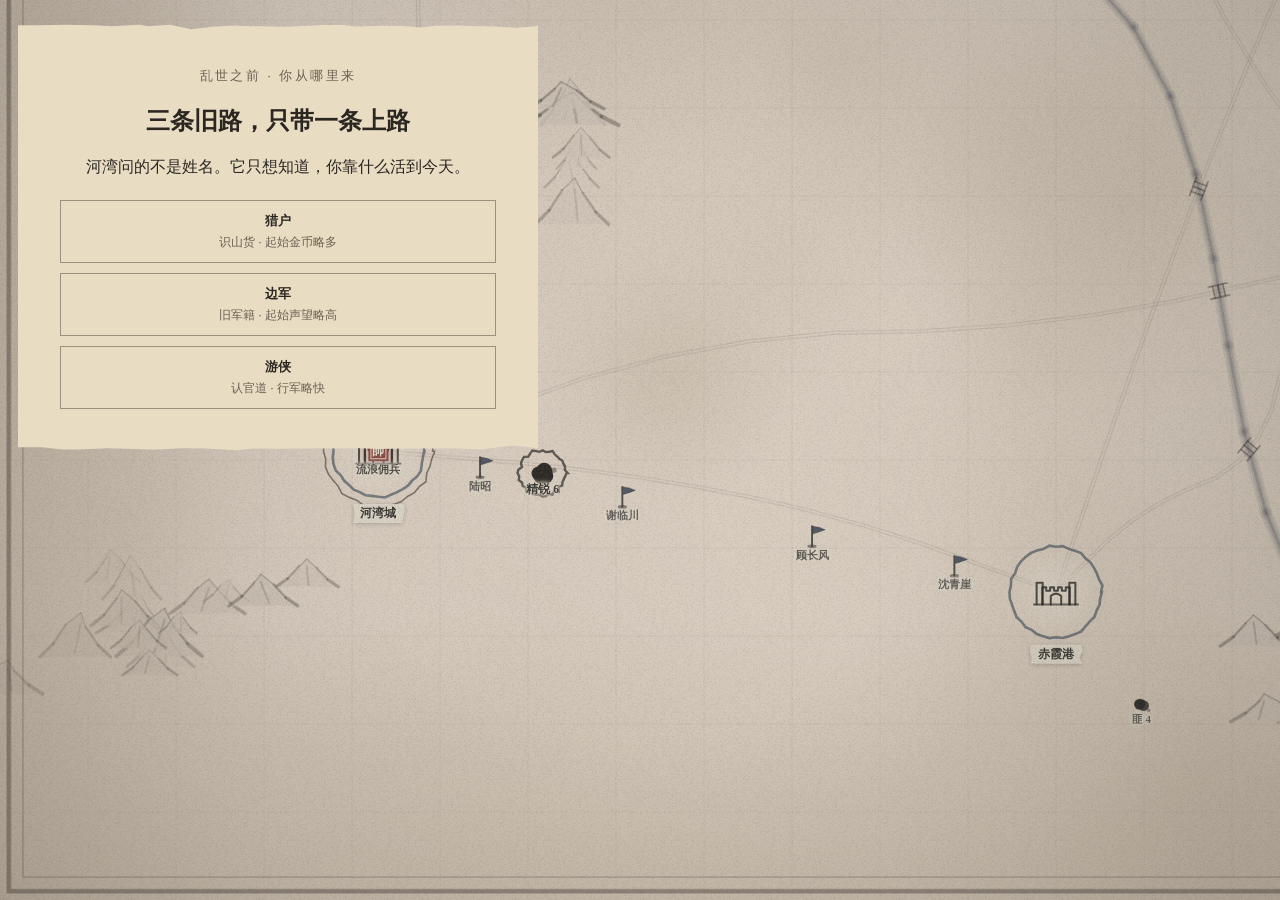
<file: outputs/index.html>
<!doctype html>
<html lang="zh-CN">
<head>
  <meta charset="utf-8">
  <meta name="viewport" content="width=device-width, initial-scale=1, maximum-scale=1, viewport-fit=cover, user-scalable=no">
  <meta name="theme-color" content="#1C1916">
  <meta name="apple-mobile-web-app-capable" content="yes">
  <meta name="mobile-web-app-capable" content="yes">
  <meta name="apple-mobile-web-app-status-bar-style" content="black-translucent">
  <meta name="apple-mobile-web-app-title" content="王冠">
  <meta name="description" content="">
  <title></title>
  <link rel="icon" href="data:image/svg+xml,%3Csvg xmlns='http://www.w3.org/2000/svg' viewBox='0 0 180 180'%3E%3Crect width='180' height='180' rx='34' fill='%231C1916'/%3E%3Crect x='42' y='42' width='96' height='96' fill='%23B03A2E'/%3E%3Cpath d='M60 111V68l16 16 14-25 14 25 16-16v43z' fill='%23E8DCC3'/%3E%3C/svg%3E">
  <link rel="apple-touch-icon" href="data:image/svg+xml,%3Csvg xmlns='http://www.w3.org/2000/svg' viewBox='0 0 180 180'%3E%3Crect width='180' height='180' rx='34' fill='%231C1916'/%3E%3Crect x='42' y='42' width='96' height='96' fill='%23B03A2E'/%3E%3Cpath d='M60 111V68l16 16 14-25 14 25 16-16v43z' fill='%23E8DCC3'/%3E%3C/svg%3E">
  <link rel="manifest" href="./manifest.webmanifest">
  <link rel="stylesheet" href="./css/ui.css?v=post-launch-v11-1">
</head>
<body>
  <svg class="svg-sprite" aria-hidden="true" focusable="false">
    <defs>
      <symbol id="road-event-glyph-animal" viewBox="0 0 24 24">
        <path d="M7 9 4.5 5.5 9 7m8 2 2.5-3.5L15 7M7 9c0-3 2.2-5 5-5s5 2 5 5v4c0 4-2.2 7-5 7s-5-3-5-7z"/>
        <path d="M9.5 12h.1m4.8 0h.1M10 16c1.2.8 2.8.8 4 0"/>
      </symbol>
      <symbol id="road-event-glyph-traveler" viewBox="0 0 24 24">
        <circle cx="12" cy="6" r="3"/><path d="M7 21c.4-6 2-10 5-10s4.6 4 5 10M5 13l4 2m10-2-4 2M12 11v10"/>
      </symbol>
      <symbol id="road-event-glyph-trade" viewBox="0 0 24 24">
        <path d="M12 3v17M6 6h12M8 6l-4 8h8L8 6zm8 0-4 8h8l-4-8zM8 21h8"/>
      </symbol>
      <symbol id="road-event-glyph-village" viewBox="0 0 24 24">
        <path d="m3 11 9-7 9 7M6 9v11h12V9M10 20v-6h4v6M4 20h16"/>
      </symbol>
      <symbol id="road-event-glyph-camp" viewBox="0 0 24 24">
        <path d="M3 20 12 4l9 16H3zm5 0 4-7 4 7M5 8l-2-3m16 3 2-3"/>
      </symbol>
      <symbol id="road-event-glyph-omen" viewBox="0 0 24 24">
        <path d="m12 3 2.2 5.8L20 11l-5.8 2.2L12 19l-2.2-5.8L4 11l5.8-2.2L12 3z"/><circle cx="12" cy="11" r="1.5"/>
      </symbol>
    </defs>
  </svg>
  <canvas id="map"></canvas>

  <main id="app-overlay" class="overlay">
    <header id="hud">
      <div class="brand">
        <strong id="brand-title"></strong>
        <small id="brand-subtitle"></small>
      </div>

      <div id="stats" class="stats">
        <div class="stat gold-stat">
          <span class="stat-head">
            <!-- Square-holed cash coin, not a generic disc. -->
            <svg class="glyph" viewBox="0 0 16 16" aria-hidden="true" focusable="false">
              <circle cx="8" cy="8" r="5.6"/><rect x="6.3" y="6.3" width="3.4" height="3.4"/>
            </svg>
            <span id="gold-label"></span>
          </span>
          <strong id="gold-value"></strong>
          <small id="gold-promise" class="promise-marker" hidden></small>
          <small id="wage-label" class="wage-marker"></small>
        </div>
        <div class="stat troop-stat">
          <span class="stat-head">
            <!-- Ge-style spear head on a shaft. -->
            <svg class="glyph" viewBox="0 0 16 16" aria-hidden="true" focusable="false">
              <path d="M8 14.5V6.2"/><path d="M8 1.5 5.9 6.2h4.2z"/><path d="M5.6 9.4h4.8"/>
            </svg>
            <span id="troop-label"></span>
          </span>
          <strong id="troop-value"></strong>
          <small id="troop-promise" class="promise-marker" hidden></small>
        </div>
        <div id="fief-stat" class="stat fief-stat" hidden>
          <span class="stat-head">
            <svg class="glyph" viewBox="0 0 16 16" aria-hidden="true" focusable="false">
              <path d="M3 13.5h10M4 13.5V7l4-3.5L12 7v6.5M6.2 13.5V9.2h3.6v4.3"/>
            </svg>
            <span id="fief-label"></span>
          </span>
          <strong id="fief-value"></strong>
          <small id="fief-promise" class="promise-marker" hidden></small>
        </div>
        <div class="stat renown-stat">
          <span class="stat-head">
            <!-- laurel: two facing sprigs -->
            <svg class="glyph" viewBox="0 0 16 16" aria-hidden="true" focusable="false">
              <path d="M5.4 2.9c-2.6 2.5-2.6 7.3 0 10.2"/><path d="M10.6 2.9c2.6 2.5 2.6 7.3 0 10.2"/>
              <path d="M5.4 6.1h1.9M5.4 9.4h1.9M10.6 6.1H8.7M10.6 9.4H8.7"/>
            </svg>
            <span id="renown-label"></span>
          </span>
          <strong id="renown-value"></strong>
        </div>
        <div class="stat day-stat">
          <span class="stat-head">
            <!-- sun over the horizon: the passing day -->
            <svg class="glyph" viewBox="0 0 16 16" aria-hidden="true" focusable="false">
              <circle cx="8" cy="8" r="3.3"/><path d="M8 1.4v1.7M8 12.9v1.7M1.4 8h1.7M12.9 8h1.7"/>
            </svg>
            <span id="day-label"></span>
          </span>
          <strong id="day-value"></strong>
        </div>
      </div>

      <div class="hud-actions">
        <button id="help-button" class="hud-button hud-text-button" type="button">?</button>
        <button id="sound-button" class="hud-button hud-text-button" type="button"></button>
        <button id="pause-button" class="hud-button" type="button">
          <svg class="glyph glyph-pause" viewBox="0 0 16 16" aria-hidden="true" focusable="false">
            <path d="M6 3.4v9.2M10 3.4v9.2"/>
          </svg>
          <svg class="glyph glyph-resume" viewBox="0 0 16 16" aria-hidden="true" focusable="false">
            <path d="M5.4 3.2 12 8l-6.6 4.8z"/>
          </svg>
        </button>
        <button id="settings-button" class="hud-button" type="button">
          <!-- tuning marks, not a gear: a gear has no place on an ink map -->
          <svg class="glyph" viewBox="0 0 16 16" aria-hidden="true" focusable="false">
            <path d="M2.4 4.4h11.2M2.4 8h11.2M2.4 11.6h11.2"/>
            <circle cx="5.6" cy="4.4" r="1.5" class="glyph-solid"/>
            <circle cx="10.4" cy="8" r="1.5" class="glyph-solid"/>
            <circle cx="6.8" cy="11.6" r="1.5" class="glyph-solid"/>
          </svg>
        </button>
      </div>
    </header>

    <div id="renown-gate">
      <small id="renown-gate-label"></small>
      <div id="renown-gate-track"><div id="renown-gate-fill"></div></div>
    </div>
    <div id="lieutenant-chip" hidden></div>

    <div id="hint">
      <span id="hint-dot"></span>
      <span id="hint-text"></span>
    </div>

    <button id="ticker" type="button" hidden>
      <span id="ticker-seal" class="ticker-seal" aria-hidden="true" hidden></span>
      <span id="ticker-text"></span>
    </button>

    <aside id="legend">
      <span id="legend-text"></span>
      <small id="seed-label"></small>
    </aside>

    <section id="report">
      <div class="report-head">
        <button id="report-toggle" type="button" aria-expanded="false">
          <strong id="report-title"></strong>
          <span id="report-chevron" aria-hidden="true">⌃</span>
        </button>
        <div class="battle-actions">
          <button id="retreat-battle" type="button" hidden></button>
          <button id="skip-battle" type="button" hidden></button>
        </div>
      </div>
      <div id="battle-comparison" hidden>
        <strong id="encounter-verdict"></strong>
        <div class="strength-bars" aria-hidden="true">
          <span><i id="player-strength-bar"></i><small id="player-strength-value"></small></span>
          <span><i id="enemy-strength-bar"></i><small id="enemy-strength-value"></small></span>
        </div>
      </div>
      <ol id="battle-log" aria-live="polite"></ol>
    </section>

    <section id="town-sheet" hidden>
      <div class="town-copy">
        <div id="town-kicker" class="town-kicker"></div>
        <h2 id="town-name"></h2>
        <p id="town-faction"></p>
      </div>
      <div class="town-actions">
        <div class="town-spend-grid">
          <button id="recruit-button" type="button">
            <strong id="recruit-label"></strong>
            <span id="recruit-cost"></span>
          </button>
          <button id="recruit-archer-button" type="button" hidden>
            <strong id="recruit-archer-label"></strong>
            <span id="recruit-archer-cost"></span>
          </button>
          <button id="recruit-cavalry-button" type="button" hidden>
            <strong id="recruit-cavalry-label"></strong>
            <span id="recruit-cavalry-cost"></span>
          </button>
          <button id="veteran-button" type="button">
            <strong id="veteran-label"></strong>
            <span id="veteran-cost"></span>
          </button>
          <button id="battle-buff-button" type="button">
            <strong id="battle-buff-label"></strong>
            <span id="battle-buff-cost"></span>
          </button>
        </div>
        <button id="tavern-button" type="button" hidden>
          <strong id="tavern-label"></strong>
          <span id="tavern-detail"></span>
        </button>
      </div>
      <div id="fief-garrison" class="fief-garrison" hidden>
        <div class="garrison-copy">
          <strong id="garrison-title"></strong>
          <small id="garrison-counts"></small>
        </div>
        <input id="garrison-slider" type="range" min="0" step="1">
      </div>
    </section>

    <button id="settings-scrim" type="button" hidden></button>
    <section id="settings-sheet" hidden>
      <div class="settings-head">
        <h2 id="settings-title"></h2>
        <button id="settings-close" type="button">
          <svg class="glyph" viewBox="0 0 16 16" aria-hidden="true" focusable="false">
            <path d="M4 4l8 8M12 4l-8 8"/>
          </svg>
        </button>
      </div>
      <div class="settings-row">
        <span id="language-label" class="settings-label"></span>
        <div class="language-toggle">
          <button id="language-zh" type="button"></button>
          <button id="language-en" type="button"></button>
        </div>
      </div>
      <div class="settings-row">
        <span id="sound-label" class="settings-label"></span>
        <button id="sound-toggle" class="settings-toggle" type="button"></button>
      </div>
      <div class="settings-row">
        <div class="save-copy">
          <span id="autosave-title" class="settings-label"></span>
          <small id="autosave-status"></small>
        </div>
      </div>
    </section>

    <section id="help-card" class="modal-layer help-layer" hidden>
      <article class="help-card paper-sheet" role="dialog" aria-modal="true">
        <div class="help-head">
          <h2 id="help-title"></h2>
          <button id="help-close" type="button" aria-label="">
            <svg class="glyph" viewBox="0 0 16 16" aria-hidden="true" focusable="false">
              <path d="M4 4l8 8M12 4l-8 8"/>
            </svg>
          </button>
        </div>
        <dl class="help-lines">
          <div><dt id="help-goal-label"></dt><dd id="help-goal"></dd></div>
          <div><dt id="help-fight-label"></dt><dd id="help-fight"></dd></div>
          <div><dt id="help-money-label"></dt><dd id="help-money"></dd></div>
          <div><dt id="help-renown-label"></dt><dd id="help-renown"></dd></div>
        </dl>
      </article>
    </section>

    <section id="onboarding" class="full-screen-layer onboarding-layer" hidden>
      <div class="onboarding-brand">
        <span id="onboarding-seal" class="mini-seal"></span>
        <strong id="onboarding-title"></strong>
      </div>
      <div class="onboarding-copy paper-sheet">
        <small id="onboarding-step"></small>
        <p id="onboarding-story"></p>
        <p id="onboarding-line"></p>
        <span id="onboarding-tap"></span>
      </div>
      <div class="title-actions">
        <button id="title-start" class="primary-button" type="button"></button>
        <button id="title-rules" class="ghost-button" type="button"></button>
        <button id="title-new-seed" class="ghost-button" type="button"></button>
        <small id="title-diagnostics"></small>
      </div>
    </section>

    <section id="origin-modal" class="full-screen-layer choice-layer" hidden>
      <article class="choice-card paper-sheet" role="dialog" aria-modal="true">
        <small id="origin-kicker"></small>
        <h2 id="origin-title"></h2>
        <p id="origin-fiction"></p>
        <div class="choice-stack">
          <button type="button" data-origin="hunter"><strong id="origin-hunter-title"></strong><span id="origin-hunter-detail"></span></button>
          <button type="button" data-origin="border"><strong id="origin-border-title"></strong><span id="origin-border-detail"></span></button>
          <button type="button" data-origin="wanderer"><strong id="origin-wanderer-title"></strong><span id="origin-wanderer-detail"></span></button>
        </div>
      </article>
    </section>

    <section id="promise-modal" class="modal-layer" hidden>
      <div class="promise-card paper-sheet" role="dialog" aria-modal="true">
        <small id="promise-kicker"></small>
        <p id="promise-context" hidden></p>
        <h2 id="promise-question"></h2>
        <output id="promise-value" for="promise-slider"></output>
        <input id="promise-slider" type="range">
        <div class="promise-range"><span id="promise-min"></span><span id="promise-max"></span></div>
        <div id="fief-promise-options" class="fief-promise-options" hidden>
          <button type="button" data-fief-promise="1">1</button>
          <button type="button" data-fief-promise="2">2</button>
          <button type="button" data-fief-promise="3">3</button>
          <button type="button" data-fief-promise="5">5</button>
          <button id="fief-promise-all" type="button" data-fief-promise="all"></button>
        </div>
        <button id="promise-confirm" class="primary-button" type="button"></button>
      </div>
    </section>

    <section id="kingdom-modal" class="full-screen-layer choice-layer" hidden>
      <article class="choice-card paper-sheet" role="dialog" aria-modal="true">
        <div id="kingdom-seal" class="ending-seal" hidden></div>
        <small id="kingdom-kicker"></small>
        <h2 id="kingdom-title"></h2>
        <p id="kingdom-copy"></p>
        <div id="founding-actions" class="choice-stack">
          <button id="founding-accept" class="primary-button" type="button"></button>
          <button id="founding-decline" class="ghost-button" type="button"></button>
        </div>
        <button id="founding-seal-continue" class="primary-button" type="button" hidden></button>
        <div id="edict-actions" class="choice-stack" hidden>
          <button id="edict-continue" type="button"></button>
          <button id="edict-stop" type="button"></button>
        </div>
      </article>
    </section>

    <section id="fief-threat-modal" class="modal-layer fief-threat-layer" hidden>
      <article class="fief-threat-card paper-sheet" role="dialog" aria-modal="true">
        <small id="fief-threat-kicker"></small>
        <h2 id="fief-threat-title"></h2>
        <p id="fief-threat-detail"></p>
        <button id="fief-threat-dismiss" class="primary-button" type="button"></button>
      </article>
    </section>

    <button id="context-tooltip" type="button" hidden></button>

    <section id="road-event-modal" class="full-screen-layer road-event-layer" hidden>
      <article class="road-event-card paper-sheet" role="dialog" aria-modal="true">
        <small id="road-event-kicker"></small>
        <svg id="road-event-glyph" class="road-event-glyph" viewBox="0 0 24 24" aria-hidden="true" focusable="false">
          <use id="road-event-glyph-use" href="#road-event-glyph-omen"></use>
        </svg>
        <div id="road-event-lieutenant" class="lieutenant-event-portrait" hidden></div>
        <p id="road-event-text"></p>
        <div class="road-event-actions">
          <button id="road-event-choice-a" class="road-event-choice" type="button"></button>
          <button id="road-event-choice-b" class="road-event-choice" type="button"></button>
        </div>
      </article>
    </section>

    <section id="formation-modal" class="modal-layer formation-layer" hidden>
      <article class="formation-card paper-sheet" role="dialog" aria-modal="true">
        <small id="formation-kicker"></small>
        <p id="formation-scout"></p>
        <div class="formation-choices">
          <button id="formation-wedge" class="formation-choice" data-formation="wedge" type="button"></button>
          <button id="formation-line" class="formation-choice" data-formation="line" type="button"></button>
          <button id="formation-circle" class="formation-choice" data-formation="circle" type="button"></button>
        </div>
      </article>
    </section>

    <!-- The battle-order screen used to sit here. It is gone on purpose: an
         order is given to an army that is already fighting, so the stage asks
         for it twice during the melee instead. See battle-stage.js. -->

    <section id="contract-modal" class="modal-layer contract-layer" hidden>
      <article class="contract-card paper-sheet" role="dialog" aria-modal="true">
        <small id="contract-kicker"></small>
        <h2 id="contract-title"></h2>
        <div class="contract-offers">
          <button id="contract-offer-escort" class="contract-choice" type="button">
            <strong id="contract-escort-title"></strong>
            <span id="contract-escort-detail"></span>
          </button>
          <button id="contract-offer-risky" class="contract-choice" type="button">
            <strong id="contract-risky-title"></strong>
            <span id="contract-risky-detail"></span>
          </button>
          <button id="contract-offer-war" class="contract-choice" type="button">
            <strong id="contract-war-title"></strong>
            <span id="contract-war-detail"></span>
          </button>
          <button id="contract-offer-reinforce" class="contract-choice" type="button" hidden>
            <strong id="contract-reinforce-title"></strong>
            <span id="contract-reinforce-detail"></span>
          </button>
          <button id="contract-offer-patrol" class="contract-choice" type="button" hidden>
            <strong id="contract-patrol-title"></strong>
            <span id="contract-patrol-detail"></span>
          </button>
          <button id="lieutenant-offer" class="contract-choice" data-lieutenant-id="chen_mang" type="button" hidden>
            <strong id="lieutenant-offer-title"></strong>
            <span id="lieutenant-offer-detail"></span>
          </button>
          <button id="lieutenant-offer-shen" class="contract-choice" data-lieutenant-id="shen_wen" type="button" hidden>
            <strong id="lieutenant-offer-shen-title"></strong>
            <span id="lieutenant-offer-shen-detail"></span>
          </button>
          <button id="lieutenant-offer-jia" class="contract-choice" data-lieutenant-id="jia_duojin" type="button" hidden>
            <strong id="lieutenant-offer-jia-title"></strong>
            <span id="lieutenant-offer-jia-detail"></span>
          </button>
        </div>
        <button id="contract-close" class="ghost-button" type="button"></button>
      </article>
    </section>

    <section id="demo-ending" class="full-screen-layer ending-layer" hidden>
      <div class="ending-scroll">
        <div id="ending-seal" class="ending-seal"></div>
        <section class="ending-section">
          <h2 id="mirror-title"></h2>
          <div id="mirror-table" class="mirror-table"></div>
        </section>
        <section class="ending-section ending-chronicle-section">
          <h2 id="ending-chronicle-title"></h2>
          <ol id="ending-chronicle" class="ending-chronicle"></ol>
        </section>
        <section class="ending-section">
          <h2 id="ending-stats-title"></h2>
          <dl id="ending-stats" class="ending-stats"></dl>
        </section>
        <p id="ending-line" class="ending-line"></p>
        <div class="ending-actions">
          <button id="share-result" class="primary-button" type="button"></button>
          <button id="replay-button" class="ghost-button" type="button"></button>
        </div>
        <code id="result-code" class="result-code" data-number-budget-exempt></code>
      </div>
    </section>

    <small id="version-label" class="version-label"></small>
    <div id="fx-layer" aria-hidden="true"></div>
    <div id="toast" role="status" aria-live="polite"></div>
  </main>

  <script type="module" src="./js/main.js?v=post-launch-v11-1"></script>
</body>
</html>
</file>
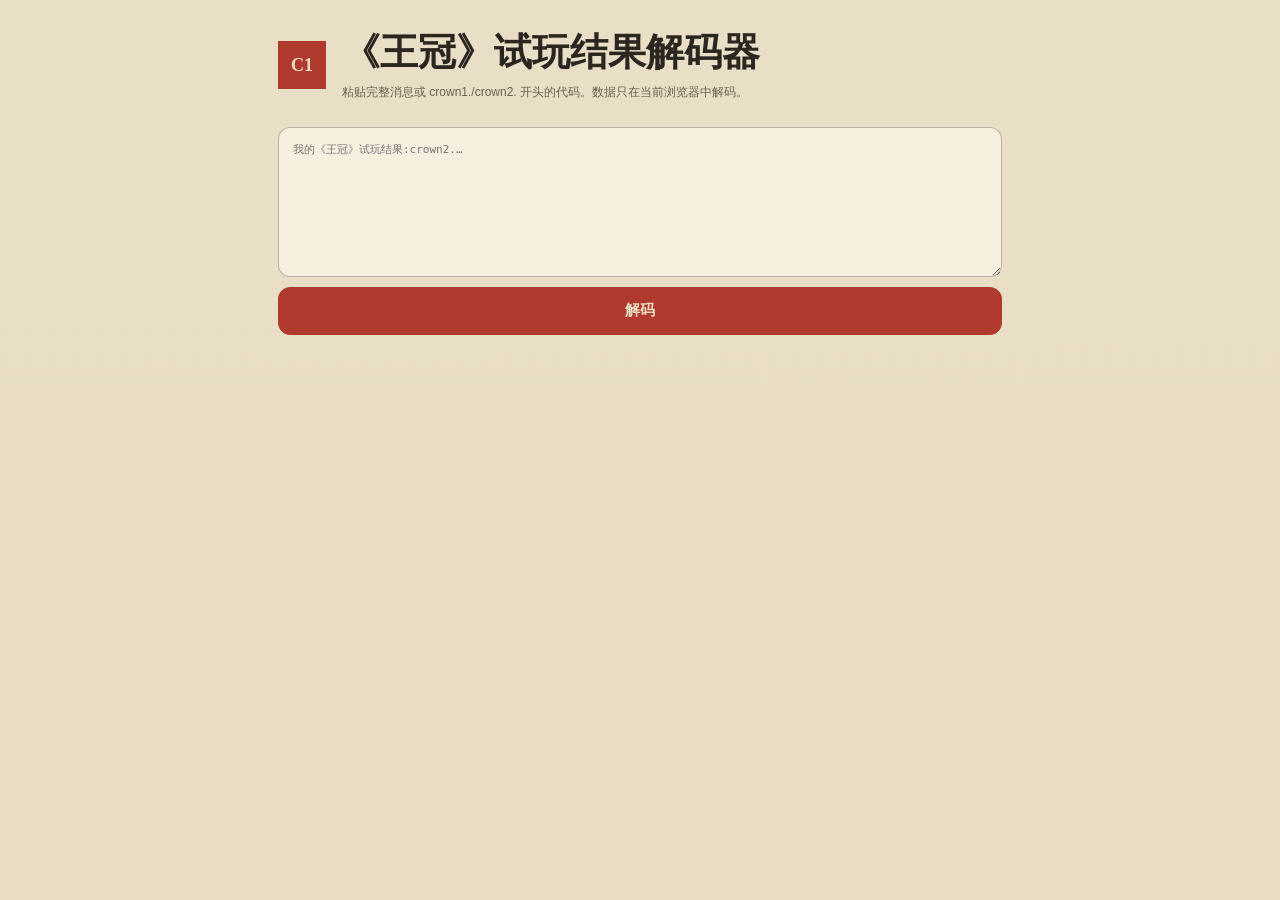
<file: outputs/decode.html>
<!doctype html>
<html lang="zh-CN">
<head>
  <meta charset="utf-8">
  <meta name="viewport" content="width=device-width, initial-scale=1, maximum-scale=1, viewport-fit=cover">
  <meta name="theme-color" content="#1C1916">
  <meta name="robots" content="noindex,nofollow">
  <meta name="description" content="">
  <title></title>
  <link rel="stylesheet" href="./css/decode.css">
</head>
<body>
  <main>
    <header>
      <span id="decode-seal" class="seal" aria-hidden="true"></span>
      <div>
        <h1 id="decode-title"></h1>
        <p id="decode-description"></p>
      </div>
    </header>
    <form id="decode-form">
      <textarea id="decode-input" rows="6" spellcheck="false"></textarea>
      <button id="decode-button" type="submit"></button>
    </form>
    <p id="decode-error" role="alert" hidden></p>
    <section id="decode-output" hidden>
      <section class="result-section">
        <h2 id="run-heading"></h2>
        <table><tbody id="run-table"></tbody></table>
      </section>
      <section class="result-section">
        <h2 id="telemetry-heading"></h2>
        <table><tbody id="telemetry-table"></tbody></table>
      </section>
      <section class="result-section">
        <h2 id="stats-heading"></h2>
        <table><tbody id="stats-table"></tbody></table>
      </section>
      <section id="ending-section" class="result-section" hidden>
        <h2 id="ending-heading"></h2>
        <table><tbody id="ending-table"></tbody></table>
      </section>
    </section>
  </main>
  <script type="module" src="./js/decode.js"></script>
</body>
</html>
</file>
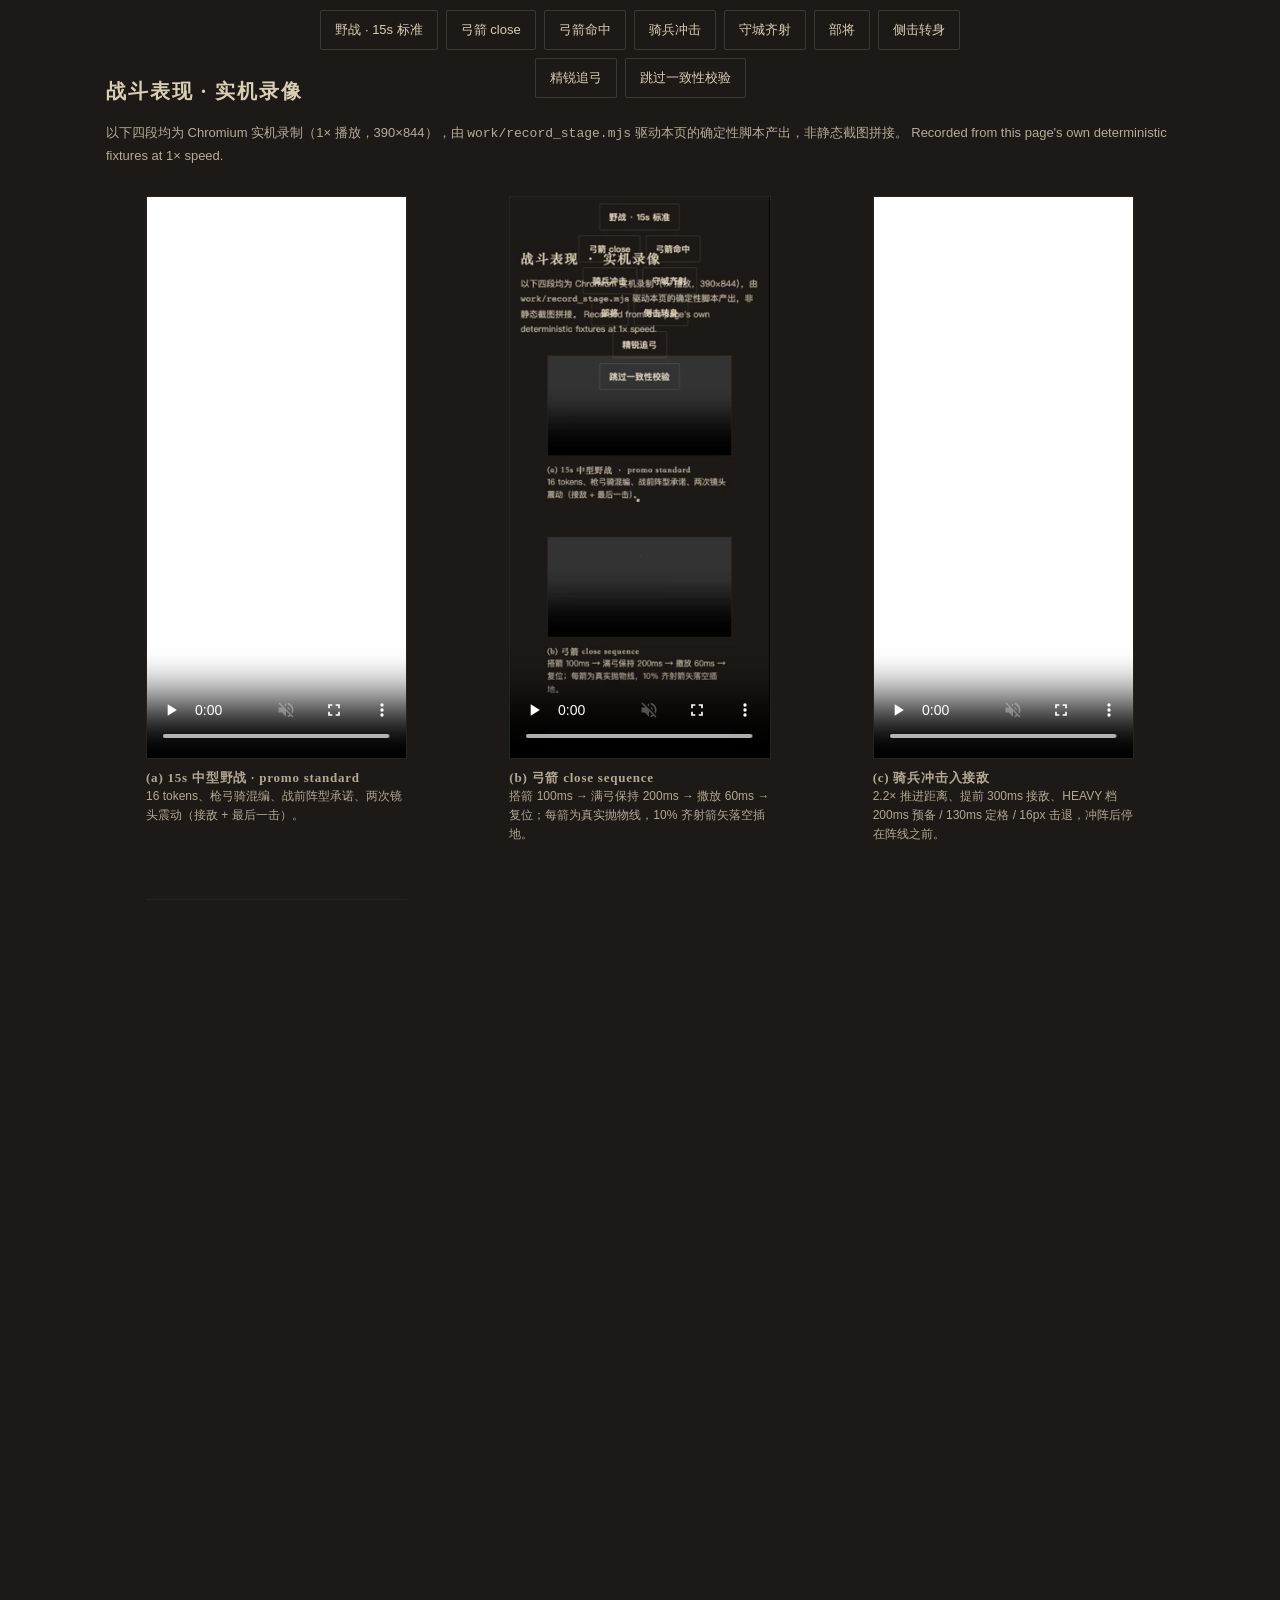
<file: outputs/styleguide.html>
<!DOCTYPE html>
<html lang="zh">
<head>
<meta charset="utf-8">
<meta name="viewport" content="width=device-width, initial-scale=1, viewport-fit=cover">
<title>王冠 · 战斗舞台样板间</title>
<link rel="stylesheet" href="css/ui.css">
<style>
  /* Dev harness only — never shipped into the game screens. */
  body { background: var(--lacquer); margin: 0; font-family: var(--font-body); color: var(--paper-on-lacquer); }
  .bench {
    position: fixed; z-index: 50; top: 10px; left: 50%; translate: -50%;
    display: flex; gap: 8px; flex-wrap: wrap; justify-content: center; max-width: 96vw;
  }
  .bench button {
    min-height: 40px; padding: 8px 14px; border: 1px solid var(--rule-on-lacquer);
    border-radius: 2px; background: transparent; color: var(--paper-on-lacquer);
    font: 500 13px var(--font-body);
  }
  #verdict {
    position: fixed; z-index: 50; bottom: 10px; left: 50%; translate: -50%;
    color: var(--paper-on-lacquer); font: 12px/1.6 ui-monospace, monospace;
    white-space: pre; text-align: center; pointer-events: none;
  }
  .clips { max-width: 1100px; margin: 78px auto 40px; padding: 0 16px 40px; }
  .clips h1 { font: 600 20px var(--font-display); letter-spacing: .1em; }
  .clips p { font-size: 13px; line-height: 1.7; opacity: .82; }
  .clip-grid { display: grid; gap: 22px; grid-template-columns: repeat(auto-fit, minmax(260px, 1fr)); }
  .clip figure { margin: 0; }
  .clip video { width: 100%; background: #000; border: 1px solid var(--rule-on-lacquer); }
  .clip figcaption { margin-top: 6px; font-size: 12px; line-height: 1.6; opacity: .8; }
  .clip b { display: block; font: 600 13px var(--font-display); letter-spacing: .06em; opacity: 1; }
</style>
</head>
<body>
<div class="bench">
  <button data-play="field">野战 · 15s 标准</button>
  <button data-play="archers">弓箭 close</button>
  <button data-play="archerKill">弓箭命中</button>
  <button data-play="cavalry">骑兵冲击</button>
  <button data-play="town">守城齐射</button>
  <button data-play="officers">部将</button>
  <button data-play="flank">侧击转身</button>
  <button data-play="elitePursuit">精锐追弓</button>
  <button id="check-skip">跳过一致性校验</button>
</div>
<code id="verdict"></code>

<section class="clips">
  <h1>战斗表现 · 实机录像</h1>
  <p>
    以下四段均为 Chromium 实机录制（1× 播放，390×844），由
    <code>work/record_stage.mjs</code> 驱动本页的确定性脚本产出，非静态截图拼接。
    Recorded from this page's own deterministic fixtures at 1× speed.
  </p>
  <div class="clip-grid">
    <figure class="clip">
      <video src="clips/field-15s.webm" controls muted loop playsinline preload="metadata"></video>
      <figcaption>
        <b>(a) 15s 中型野战 · promo standard</b>
        16 tokens、枪弓骑混编、战前阵型承诺、两次镜头震动（接敌 + 最后一击）。
      </figcaption>
    </figure>
    <figure class="clip">
      <video src="clips/archer-volley.webm" controls muted loop playsinline preload="metadata"></video>
      <figcaption>
        <b>(b) 弓箭 close sequence</b>
        搭箭 100ms → 满弓保持 200ms → 撒放 60ms → 复位；每箭为真实抛物线，10% 齐射箭矢落空插地。
      </figcaption>
    </figure>
    <figure class="clip">
      <video src="clips/cavalry-charge.webm" controls muted loop playsinline preload="metadata"></video>
      <figcaption>
        <b>(c) 骑兵冲击入接敌</b>
        2.2× 推进距离、提前 300ms 接敌、HEAVY 档 200ms 预备 / 130ms 定格 / 16px 击退，冲阵后停在阵线之前。
      </figcaption>
    </figure>
    <figure class="clip">
      <video src="clips/archer-kill.webm" controls muted loop playsinline preload="metadata"></video>
      <figcaption>
        <b>(d) 弓箭命中完整拍</b>
        搭箭、飞行、命中拍移除箭矢、目标击退、方向墨溅、伤害数字与死亡定格连续完成。
      </figcaption>
    </figure>
  </div>
</section>

<script type="module">
import { createBattleStage } from "./js/battle-stage.js";
import { CONFIG_PRESENTATION as P } from "./js/presentation.js";
import { STRINGS } from "./js/strings.js";

/*
 * Deterministic fixtures in the CURRENT battleScript contract:
 *   { battleId, terrain, sides: { player, enemy }, events: [{ t, type, ... }] }
 * They are hand-written rather than engine-produced so the harness has no
 * dependency on a save, but every field is one the engine really emits, and
 * nothing here is read by the game.
 */
function side(label, n, arms) {
  return {
    label,
    startTroops: n,
    tokens: Array.from({ length: n }, (_, i) => ({
      idx: i,
      troopType: arms[i % arms.length].type,
      arm: arms[i % arms.length].arm
    }))
  };
}

const SPEAR = { type: "militia", arm: "spear" };
const VET = { type: "veteran", arm: "spear" };
const BOW = { type: "militia", arm: "archer" };
const HORSE = { type: "veteran", arm: "cavalry" };
const FOE = { type: "bandit", arm: "spear" };

function mockScript({
  terrain = "field", playerArms = [SPEAR, VET, BOW, HORSE], enemyArms = [FOE],
  n = 16, rounds = 4, officers = null, volley = 0
} = {}) {
  const events = [{ t: 0, type: "battle_start" }];
  if (volley) {
    events.push(terrain === "town"
      ? { t: 40, type: "volley", side: "defender", arrows: volley }
      : { t: 40, type: "archer_volley", side: "player", arrows: volley });
  }
  let t = 100;
  let playerLeft = n;
  let enemyLeft = n;
  for (let r = 0; r < rounds; r += 1) {
    events.push({ t, type: "round_start", n: r + 1 });
    for (let beat = 0; beat < 3; beat += 1) {
      t += 10;
      const killEnemy = enemyLeft > 3;
      const killPlayer = r > 1 && playerLeft > 6 && beat === 1;
      events.push({
        t, type: "strike", beat,
        from: { side: "player", idx: (r * 3 + beat) % n },
        to: { side: "enemy", idx: (r * 2 + beat) % n },
        kill: killEnemy, dmgShown: 3 + beat, hpAfter: killEnemy ? 0 : 6 - beat
      });
      if (killEnemy) enemyLeft -= 1;
      events.push({
        t, type: "strike", beat,
        from: { side: "enemy", idx: (r + beat) % n },
        to: { side: "player", idx: (r * 3 + beat + 2) % n },
        kill: killPlayer, dmgShown: 2 + beat, hpAfter: killPlayer ? 0 : 7 - beat
      });
      if (killPlayer) playerLeft -= 1;
    }
    if (r === rounds - 2) events.push({ t: t + 5, type: "morale", side: "enemy", level: "wavering" });
    t += 30;
  }
  events.push({ t: t + 5, type: "rout", side: "enemy" });
  events.push({
    t: t + 40, type: "battle_end", winner: "player",
    loot: { gold: 46, renown: 3 },
    survivors: { player: playerLeft, enemy: enemyLeft }
  });
  const script = {
    battleId: `sg-${terrain}-${n}-${rounds}`,
    terrain,
    sides: { player: side("我军", n, playerArms), enemy: side("匪队", n, enemyArms) },
    events,
    formations: { player: "line", enemy: "wedge" },
    // Kept as a dormant engine field for compatibility. The stage deliberately
    // ignores it: formation is the only player decision around a battle.
    command: "hold"
  };
  if (officers) {
    script.lieutenant = "player";
    script.lieutenantIds = officers;
  }
  return script;
}

/* The recorded fixtures, named so the recorder can ask for them by key. */
const FIXTURES = {
  field: () => mockScript({
    n: 16, rounds: 3, volley: 4,
    officers: ["chen_mang", "shen_wen"]
  }),
  archers: () => mockScript({
    n: 8, rounds: 3, volley: 5,
    playerArms: [BOW], enemyArms: [FOE]
  }),
  archerKill: () => ({
    battleId: "sg-archer-kill",
    terrain: "field",
    // One rear-rank archer protected by a melee screen, so the recording shows
    // a legal shot rather than an already-overrun bow line.
    sides: { player: side("我军", 4, [SPEAR, SPEAR, BOW, SPEAR]), enemy: side("匪队", 4, [FOE]) },
    events: [
      { t: 0, type: "battle_start" },
      { t: 100, type: "round_start", n: 1 },
      {
        t: 130, type: "strike", beat: 0,
        from: { side: "player", idx: 2 }, to: { side: "enemy", idx: 0 },
        kill: true, dmgShown: 7, hpAfter: 0
      },
      { t: 170, type: "rout", side: "enemy" },
      {
        t: 220, type: "battle_end", winner: "player",
        loot: { gold: 12, renown: 1 }, survivors: { player: 4, enemy: 3 }
      }
    ],
    formations: { player: "line", enemy: "line" },
    command: "hold"
  }),
  cavalry: () => mockScript({
    n: 10, rounds: 3,
    playerArms: [HORSE, HORSE, SPEAR], enemyArms: [FOE]
  }),
  town: () => mockScript({ terrain: "town", n: 12, rounds: 3, volley: 6 }),
  officers: () => mockScript({
    n: 9, rounds: 3, officers: ["chen_mang", "shen_wen", "jia_duojin"]
  }),
  flank: () => ({
    battleId: "sg-facing-flank",
    terrain: "field",
    sides: { player: side("我军", 6, [SPEAR]), enemy: side("匪队", 6, [FOE]) },
    events: [
      { t: 0, type: "battle_start" },
      { t: 100, type: "round_start", n: 1 },
      {
        t: 130, type: "strike", beat: 0,
        from: { side: "player", idx: 5 }, to: { side: "enemy", idx: 1 },
        kill: false, dmgShown: 4, hpAfter: 5
      },
      {
        t: 220, type: "battle_end", winner: "player",
        loot: { gold: 0, renown: 0 }, survivors: { player: 6, enemy: 6 }
      }
    ],
    formations: { player: "line", enemy: "line" },
    command: "hold"
  }),
  elitePursuit: () => ({
    battleId: "sg-elite-archer-pursuit",
    terrain: "field",
    eliteEnemy: true,
    sides: {
      player: side("我军", 3, [SPEAR, VET, BOW]),
      enemy: side("精锐匪队", 3, [FOE])
    },
    events: [
      { t: 0, type: "battle_start" },
      { t: 100, type: "round_start", n: 1 },
      {
        t: 120, type: "strike", beat: 0,
        from: { side: "enemy", idx: 1 }, to: { side: "player", idx: 0 },
        kill: true, dmgShown: 6, hpAfter: 0
      },
      {
        t: 140, type: "strike", beat: 1,
        from: { side: "enemy", idx: 2 }, to: { side: "player", idx: 1 },
        kill: true, dmgShown: 7, hpAfter: 0
      },
      {
        t: 160, type: "strike", beat: 2,
        from: { side: "enemy", idx: 0 }, to: { side: "player", idx: 2 },
        kill: false, dmgShown: 4, hpAfter: 5
      },
      {
        t: 220, type: "battle_end", winner: "enemy",
        loot: { gold: 0, renown: 0 }, survivors: { player: 1, enemy: 3 }
      }
    ],
    formations: { player: "line", enemy: "wedge" },
    command: "hold"
  })
};

function lookup(key) {
  return key.split(".").reduce((node, part) => (node ? node[part] : undefined), STRINGS.zh);
}

const verdict = document.getElementById("verdict");
let hintShown = true;

const stage = createBattleStage(document.body, {
  translate: (key, params = {}) => {
    const value = lookup(key);
    if (typeof value !== "string") return key;
    return value.replace(/\{(\w+)\}/g, (_, name) => params[name] ?? `{${name}}`);
  },
  hintSeen: () => hintShown,
  persistHint: () => { hintShown = true; },
  onCountSync: (entry) => { window.__SG_COUNTS__.push(entry); },
  onBeat: (beat) => { window.__SG_BEATS__.push(beat); }
});

window.__SG_BEATS__ = [];
window.__SG_COUNTS__ = [];
window.__SG_STAGE__ = stage;
window.__SG_P__ = P;

// One entry point for both the buttons and the recorder.
window.__SG_PLAY__ = (key) => {
  window.__SG_BEATS__ = [];
  window.__SG_COUNTS__ = [];
  const script = (FIXTURES[key] || FIXTURES.field)();
  window.__SG_DONE__ = false;
  stage.play(script, () => { window.__SG_DONE__ = true; });
  return {
    tokens: {
      player: script.sides.player.tokens.length,
      enemy: script.sides.enemy.tokens.length
    }
  };
};

document.querySelectorAll("[data-play]").forEach((button) => {
  button.addEventListener("click", () => {
    window.__SG_PLAY__(button.dataset.play);
    verdict.textContent = `playing ${button.dataset.play}`;
  });
});

/*
 * A skipped battle must settle identically to a watched one. Both projections
 * read the same event array, so the check is: skip immediately, then compare
 * the stage's survivors against battle_end.survivors.
 */
document.getElementById("check-skip").addEventListener("click", async () => {
  const script = FIXTURES.field();
  const expected = script.events.at(-1).survivors;
  window.__SG_PLAY__("field");
  await new Promise((resolve) => setTimeout(resolve, 120));
  stage.skip();
  await new Promise((resolve) => setTimeout(resolve, 60));
  const got = stage.survivors;
  const same = got.player === expected.player && got.enemy === expected.enemy;
  verdict.textContent =
    `skip   => player ${got.player} enemy ${got.enemy}\n` +
    `script => player ${expected.player} enemy ${expected.enemy}\n` +
    (same ? "CONSISTENT" : "MISMATCH");
});
</script>
</body>
</html>
</file>
<file: outputs/css/ui.css>
/* Design tokens for the user's War Atlas visual system. */
:root {
  color-scheme: dark;
  --paper: #E8DCC3;
  --paper-shadow: #C9B892;
  --ink: #2B2620;
  --ink-faint: #6B6152;
  --cinnabar: #B03A2E;
  --faction-north: #7A2E2A;
  --faction-south: #31465C;
  --faction-east: #8A6D2F;
  --lacquer: #1C1916;
  --green-ink: #4A6B45;
  --lacquer-soft: rgba(28, 25, 22, 0.9);
  --paper-on-lacquer: rgba(232, 220, 195, 0.92);
  --paper-dim: rgba(232, 220, 195, 0.56);
  --rule-on-lacquer: rgba(232, 220, 195, 0.16);
  --rule-on-paper: rgba(43, 38, 32, 0.22);
  --cinnabar-on-lacquer: #D2695C;
  --cinnabar-deep: #A33525;
  --green-on-lacquer: #8FB183;
  --font-display: "Songti SC", "Noto Serif CJK SC", "STSong", serif;
  --font-body: "PingFang SC", "Noto Sans CJK SC", -apple-system, sans-serif;
  --ease-panel: 200ms cubic-bezier(0.32, 0.72, 0.35, 1);
}

* {
  box-sizing: border-box;
}

.svg-sprite {
  position: absolute;
  width: 0;
  height: 0;
  overflow: hidden;
}

button,
input[type="range"] {
  touch-action: manipulation;
}

button {
  transition: transform 100ms ease, filter 100ms ease, background-color 100ms ease;
}

button:active:not(:disabled) {
  transform: translateY(1px) scale(0.985);
  filter: brightness(1.12);
}

html,
body {
  width: 100%;
  height: 100%;
  margin: 0;
  overflow: hidden;
  background: var(--lacquer);
  color: var(--paper);
  font-family: var(--font-body);
  -webkit-tap-highlight-color: transparent;
  -webkit-user-select: none;
  user-select: none;
}

body {
  position: fixed;
  inset: 0;
  overscroll-behavior: none;
}

canvas {
  position: fixed;
  inset: 0;
  display: block;
  width: 100%;
  height: 100%;
  cursor: crosshair;
  touch-action: none;
  transition: filter var(--ease-panel);
}

body.paused canvas {
  filter: saturate(0.58) contrast(0.94);
}

.overlay {
  position: fixed;
  inset: 0;
  z-index: 2;
  pointer-events: none;
}

#hud {
  position: absolute;
  z-index: 5;
  top: max(10px, env(safe-area-inset-top));
  left: max(10px, env(safe-area-inset-left));
  right: max(10px, env(safe-area-inset-right));
  display: flex;
  align-items: stretch;
  gap: 7px;
  max-width: 800px;
  margin: 0 auto;
}

.brand,
.stats,
.hud-button,
#hint,
#report,
#town-sheet,
#settings-sheet,
#toast {
  border: 1px solid var(--rule-on-lacquer);
  background: var(--lacquer-soft);
  box-shadow: 0 14px 40px rgba(0, 0, 0, 0.34);
}

.brand {
  display: grid;
  min-width: 112px;
  place-content: center start;
  padding: 8px 12px;
  border-radius: 12px 5px 5px 12px;
  cursor: pointer;
  pointer-events: auto;
}

.brand strong {
  color: var(--paper);
  font-family: var(--font-display);
  font-size: 19px;
  font-weight: 700;
  letter-spacing: 0.2em;
  line-height: 1;
}

.brand small {
  margin-top: 5px;
  color: var(--paper-dim);
  font-family: var(--font-body);
  font-size: 9px;
  letter-spacing: 0.12em;
}

.stats {
  display: grid;
  flex: 1;
  grid-template-columns: repeat(2, minmax(54px, 1fr));
  overflow: hidden;
  border-radius: 5px;
}

body.has-fief #stats {
  grid-template-columns: repeat(3, minmax(48px, 1fr));
}

.stat {
  position: relative;
  display: grid;
  min-width: 0;
  place-content: center;
  padding: 7px 8px;
  text-align: center;
}

/* In the demo, the goal bar carries renown and the wage line carries time.
   Hiding their duplicate counters keeps every play screen under six numbers. */
.stat.renown-stat,
.stat.day-stat {
  display: none;
}

.stat + .stat {
  border-left: 1px solid var(--rule-on-lacquer);
}

.stat-head {
  display: flex;
  align-items: center;
  justify-content: center;
  gap: 4px;
}

.stat span {
  color: var(--paper-dim);
  font-family: var(--font-body);
  font-size: 9px;
  letter-spacing: 0.08em;
}

.stat strong {
  margin-top: 2px;
  color: var(--paper-on-lacquer);
  font-family: var(--font-display);
  font-size: 17px;
  font-variant-numeric: tabular-nums;
  font-weight: 700;
  line-height: 1.1;
}

.stat .promise-marker,
.stat .wage-marker {
  display: block;
  margin-top: 2px;
  color: var(--paper-dim);
  font: 500 7px/1.1 var(--font-body);
  font-variant-numeric: tabular-nums;
  letter-spacing: 0;
  white-space: nowrap;
}

.stat .promise-marker[hidden],
#hint[hidden] {
  display: none !important;
}

/* The mirror line.
   Under the line: a 2px ink tick under the counter — the promise, stated
   quietly. Over the line: the promise turns cinnabar and sits on the same
   baseline as the number it broke. This is the ONLY persistent cinnabar text
   in the game; everything else was demoted to ink to keep it meaning something. */
.stat .promise-marker {
  display: block;
  width: 18px;
  height: 2px;
  margin: 3px auto 0;
  overflow: hidden;
  background: var(--paper-dim);
  color: transparent;
  font: 700 9px/1.2 var(--font-display);
  font-variant-numeric: tabular-nums;
  white-space: nowrap;
}

.stat .promise-marker.exceeded {
  width: auto;
  height: auto;
  margin: 1px 0 0;
  background: none;
  color: var(--cinnabar-on-lacquer);
  font-size: 7px;
}

#gold-promise.exceeded {
  top: calc(max(10px, env(safe-area-inset-top)) + 77px);
}

/* Counter lands on its new value with a single small settle. */
.stat strong.ticking {
  animation: stat-settle 450ms cubic-bezier(0.2, 0.8, 0.2, 1);
}

@keyframes stat-settle {
  0% { transform: scale(1); }
  55% { transform: scale(1.06); }
  100% { transform: scale(1); }
}

/* Inline SVG glyph set. Stroked in currentColor so one rule tones them all. */
.glyph {
  width: 13px;
  height: 13px;
  flex: 0 0 auto;
  fill: none;
  stroke: currentColor;
  stroke-width: 1.4;
  stroke-linecap: round;
  stroke-linejoin: round;
  opacity: 0.72;
}

.glyph .glyph-solid {
  fill: currentColor;
  stroke: none;
}

.hud-actions {
  display: flex;
  gap: 5px;
}

.hud-button {
  display: grid;
  width: 42px;
  min-height: 44px;
  padding: 0;
  place-content: center;
  border-radius: 5px;
  color: var(--paper-on-lacquer);
  cursor: pointer;
  pointer-events: auto;
}

.hud-button .glyph {
  width: 16px;
  height: 16px;
  opacity: 0.86;
}

.hud-text-button {
  font: 700 15px/1 var(--font-display);
  letter-spacing: 0.04em;
}

/* Pause/resume swap by class, so the SVG markup survives re-render. */
.hud-button .glyph-resume,
.hud-button.is-paused .glyph-pause {
  display: none;
}

.hud-button.is-paused .glyph-resume {
  display: block;
}

.hud-button:last-child {
  border-radius: 5px 12px 12px 5px;
}

.hud-button:active {
  transform: translateY(1px);
  background: rgba(232, 220, 195, 0.1);
}

/* ---- Renown gate: a brush stroke, not a progress bar -------------------- */
#renown-gate {
  position: absolute;
  z-index: 4;
  top: calc(max(10px, env(safe-area-inset-top)) + 58px);
  left: 50%;
  display: flex;
  align-items: center;
  gap: 8px;
  max-width: calc(100vw - 24px);
  transform: translateX(-50%);
}

body.has-troop-overshoot #renown-gate {
  top: calc(max(10px, env(safe-area-inset-top)) + 80px);
}

body.has-gold-overshoot #renown-gate {
  top: calc(max(10px, env(safe-area-inset-top)) + 100px);
}

#renown-gate[hidden] {
  display: none;
}

#lieutenant-chip {
  position: absolute;
  z-index: 4;
  top: calc(max(10px, env(safe-area-inset-top)) + 82px);
  left: max(12px, env(safe-area-inset-left));
  padding: 5px 8px;
  border: 1px solid var(--rule-on-lacquer);
  border-radius: 2px;
  background: var(--lacquer-soft);
  color: var(--paper-on-lacquer);
  font: 11px var(--font-display);
  letter-spacing: 0.08em;
}

#lieutenant-chip[hidden] {
  display: none;
}

#renown-gate-track {
  width: 104px;
  height: 3px;
  flex: 0 0 auto;
  overflow: hidden;
  border-radius: 2px;
  /* Ink on paper: --rule-on-paper is too faint to read as a track here. */
  background: rgba(43, 38, 32, 0.16);
}

#renown-gate-fill {
  width: 0%;
  height: 100%;
  border-radius: 2px;
  background: var(--ink);
  transition: width var(--ease-panel);
}

#renown-gate-fill.growing {
  animation: progress-ink-pulse 450ms cubic-bezier(0.2, 0.8, 0.2, 1);
}

@keyframes progress-ink-pulse {
  0% { box-shadow: inset 0 0 0 1px rgba(176, 58, 46, 0); }
  40% { box-shadow: inset 0 0 0 1px var(--cinnabar); }
  100% { box-shadow: inset 0 0 0 1px rgba(176, 58, 46, 0); }
}

#renown-gate-label {
  color: var(--ink);
  font-family: var(--font-display);
  font-size: 11px;
  font-variant-numeric: tabular-nums;
  letter-spacing: 0.04em;
  white-space: nowrap;
  opacity: 0.78;
}

#hint {
  position: absolute;
  top: calc(max(10px, env(safe-area-inset-top)) + 96px);
  left: 50%;
  display: flex;
  align-items: center;
  gap: 7px;
  max-width: calc(100vw - 24px);
  padding: 7px 11px;
  transform: translateX(-50%);
  border-color: var(--rule-on-lacquer);
  border-radius: 999px;
  color: var(--paper-on-lacquer);
  font-family: var(--font-body);
  font-size: 11px;
  line-height: 1.25;
  text-align: center;
  white-space: nowrap;
}

body.has-troop-overshoot #hint {
  top: calc(max(10px, env(safe-area-inset-top)) + 116px);
}

body.has-gold-overshoot #hint {
  top: calc(max(10px, env(safe-area-inset-top)) + 136px);
}

#hint-dot {
  width: 6px;
  height: 6px;
  flex: 0 0 auto;
  border-radius: 50%;
  background: var(--paper-dim);
}

#hint.battle #hint-dot,
#hint.paused #hint-dot {
  background: var(--paper-dim);
  box-shadow: 0 0 0 3px rgba(176, 58, 46, 0.22);
}

#legend {
  position: absolute;
  top: calc(max(10px, env(safe-area-inset-top)) + 138px);
  right: max(12px, env(safe-area-inset-right));
  display: grid;
  gap: 4px;
  /* --ink-faint on paper is only 4.47:1; this is 10px text. */
  color: var(--ink);
  font-family: var(--font-body);
  font-size: 10px;
  text-align: right;
}

#legend small {
  /* No nested opacity: it would compound with #legend's and fail contrast. */
  color: var(--ink);
  font-variant-numeric: tabular-nums;
}

#seed-label,
.version-label {
  display: none;
}

body.diagnostics-visible #seed-label,
body.diagnostics-visible .version-label {
  display: block;
}

/* Triple-tap diagnostics is a focused readout, not another HUD layer. */
body.diagnostics-visible #renown-gate,
body.diagnostics-visible #town-sheet,
body.diagnostics-visible #report,
body.diagnostics-visible #battle-panel {
  display: none !important;
}

/* Recruiting introduces its own two small figures; temporarily drop the wage
   line so a town screen still stays within the six-number demo budget. */
body.town-open .wage-marker {
  display: none;
}

body.town-open #report {
  display: none;
}

body.victory-fx-active .wage-marker {
  display: none !important;
}

body.act-two.town-open #renown-gate,
body.settings-open #renown-gate,
body.demo-modal-open #renown-gate {
  display: none !important;
}

#report {
  position: absolute;
  z-index: 1;
  right: max(12px, env(safe-area-inset-right));
  bottom: max(12px, env(safe-area-inset-bottom));
  width: min(410px, calc(100vw - 24px));
  overflow: hidden;
  border-radius: 16px;
  transition: bottom var(--ease-panel), opacity var(--ease-panel);
  pointer-events: auto;
}

body.town-open #report {
  bottom: calc(max(12px, env(safe-area-inset-bottom)) + 132px);
}

body.settings-open #report {
  opacity: 0;
}

.report-head {
  display: flex;
  min-height: 38px;
  align-items: center;
  justify-content: space-between;
  gap: 10px;
  padding: 7px 8px 7px 13px;
  border-bottom: 1px solid var(--rule-on-lacquer);
}

#report-toggle {
  display: flex;
  min-width: 0;
  min-height: 44px;
  flex: 1;
  align-items: center;
  gap: 8px;
  padding: 0 5px;
  border: 0;
  background: transparent;
  color: inherit;
  cursor: pointer;
  text-align: left;
}

#report-chevron {
  color: var(--paper-dim);
  font-size: 11px;
  transition: transform var(--ease-panel);
}

#report[data-expanded="true"] #report-chevron {
  transform: rotate(180deg);
}

.report-head strong {
  color: var(--paper-on-lacquer);
  font-family: var(--font-display);
  font-size: 13px;
  letter-spacing: 0.14em;
}

.battle-actions {
  display: flex;
  gap: 5px;
  pointer-events: auto;
}

#skip-battle,
#retreat-battle {
  min-height: 44px;
  padding: 5px 10px;
  border: 1px solid var(--rule-on-lacquer);
  border-radius: 9px;
  background: rgba(232, 220, 195, 0.08);
  color: var(--paper-on-lacquer);
  font: 600 11px var(--font-body);
  cursor: pointer;
  pointer-events: auto;
}

#skip-battle:active,
#retreat-battle:active {
  transform: translateY(1px);
  background: rgba(232, 220, 195, 0.16);
}

#battle-log {
  display: grid;
  max-height: 32px;
  gap: 4px;
  margin: 0;
  padding: 9px 13px 11px;
  overflow: hidden;
  list-style: none;
  font-family: var(--font-body);
  font-size: 11px;
  line-height: 1.3;
}

#report[data-expanded="true"] #battle-log {
  max-height: 118px;
}

#report:not([data-expanded="true"]) #battle-log li:not(:first-child) {
  display: none;
}

#battle-comparison {
  padding: 10px 13px 2px;
  border-top: 1px solid var(--rule-on-lacquer);
  text-align: center;
}

#battle-comparison[hidden] {
  display: none !important;
}

#encounter-verdict {
  display: block;
  color: var(--paper-on-lacquer);
  font: 700 23px/1.2 var(--font-display);
  letter-spacing: 0.12em;
}

.strength-bars {
  display: grid;
  grid-template-columns: repeat(2, minmax(0, 1fr));
  gap: 8px;
  margin-top: 7px;
}

.strength-bars span {
  position: relative;
  height: 4px;
  overflow: visible;
  border-radius: 999px;
  background: rgba(232, 220, 195, 0.15);
}

.strength-bars i {
  display: block;
  height: 100%;
  border-radius: inherit;
  background: var(--green-on-lacquer);
}

.strength-bars span:last-child i {
  background: var(--cinnabar-on-lacquer);
}

.strength-bars small {
  position: absolute;
  top: -4px;
  right: 3px;
  color: var(--paper-on-lacquer);
  font: 8px/1 ui-monospace, SFMono-Regular, Menlo, monospace;
}

body.battle-active #renown-gate,
body.battle-active .wage-marker {
  display: none !important;
}

/* The mirror line is a permanent confession once it turns cinnabar. During a
   battle, collapse the ordinary counters but keep any exceeded promise fixed
   above the battlefield instead of visually removing it. */
body.battle-active #stats,
body.battle-active #stats .stat {
  display: contents !important;
}

body.battle-active #stats .stat-head,
body.battle-active #stats .promise-marker:not(.exceeded) {
  display: none !important;
}

#battle-log li {
  overflow: hidden;
  color: var(--paper-dim);
  text-overflow: ellipsis;
  white-space: nowrap;
}

#battle-log li.win {
  color: var(--green-on-lacquer);
}

#battle-log li.loss {
  color: var(--paper-on-lacquer);
}

#battle-log li.round {
  color: rgba(232, 220, 195, 0.78);
}

#town-sheet {
  position: absolute;
  z-index: 2;
  right: max(12px, env(safe-area-inset-right));
  bottom: max(12px, env(safe-area-inset-bottom));
  left: max(12px, env(safe-area-inset-left));
  display: flex;
  width: min(640px, calc(100vw - 24px));
  min-height: 116px;
  align-items: center;
  justify-content: space-between;
  gap: 16px;
  margin: 0 auto;
  padding: 16px;
  border-color: var(--rule-on-lacquer);
  border-radius: 20px;
  background: var(--lacquer);
  pointer-events: auto;
  flex-wrap: wrap;
}

#town-sheet[hidden],
#skip-battle[hidden],
#retreat-battle[hidden],
#tavern-button[hidden],
#contract-modal[hidden],
#contract-offer-war[hidden],
#contract-offer-reinforce[hidden],
#contract-offer-patrol[hidden],
#fief-stat[hidden],
#fief-garrison[hidden],
#fief-promise-options[hidden],
#fief-threat-modal[hidden],
#lieutenant-offer[hidden],
#lieutenant-offer-shen[hidden],
#lieutenant-offer-jia[hidden],
#formation-modal[hidden],
#battle-command-modal[hidden],
#settings-sheet[hidden],
#settings-scrim[hidden],
#help-card[hidden],
#onboarding[hidden],
#origin-modal[hidden],
#kingdom-modal[hidden],
#promise-modal[hidden],
#road-event-modal[hidden],
#context-tooltip[hidden],
#demo-ending[hidden] {
  display: none !important;
}

.lieutenant-portrait {
  width: 44px;
  height: 44px;
  flex: 0 0 auto;
  color: currentColor;
}

.lieutenant-portrait .portrait-accent { fill: var(--cinnabar); }

.contract-choice[data-lieutenant-id] {
  display: grid;
  grid-template-columns: 44px minmax(0, 1fr);
  grid-template-rows: auto auto;
  column-gap: 10px;
  text-align: left;
}

.contract-choice[data-lieutenant-id] .lieutenant-portrait { grid-row: 1 / span 2; }
.contract-choice[data-lieutenant-id] > strong { display: contents; }
.contract-choice[data-lieutenant-id] > strong > span { align-self: end; }
.contract-choice[data-lieutenant-id] > span { grid-column: 2; align-self: start; }

#lieutenant-chip {
  display: flex;
  gap: 6px;
  align-items: center;
}

#lieutenant-chip .lieutenant-portrait { width: 26px; height: 26px; }

.lieutenant-chip-entry {
  display: inline-flex;
  gap: 4px;
  align-items: center;
}

.lieutenant-event-portrait {
  display: grid;
  place-items: center;
  margin: -4px auto 6px;
}

.lieutenant-event-portrait .lieutenant-portrait { width: 96px; height: 96px; }
.lieutenant-event-portrait[hidden],
.road-event-glyph[hidden] { display: none !important; }

.fief-garrison {
  display: grid;
  width: 100%;
  grid-template-columns: minmax(128px, auto) minmax(160px, 1fr);
  align-items: center;
  gap: 12px;
  padding-top: 12px;
  border-top: 1px solid var(--rule-on-lacquer);
}

.garrison-copy strong,
.garrison-copy small {
  display: block;
}

.garrison-copy strong {
  color: var(--paper-on-lacquer);
  font: 700 13px var(--font-display);
}

.garrison-copy small {
  margin-top: 3px;
  color: var(--paper-dim);
  font: 10px var(--font-body);
}

#garrison-slider {
  width: 100%;
  accent-color: var(--paper);
}

.town-copy {
  min-width: 0;
}

.town-kicker {
  color: var(--paper-dim);
  font-family: var(--font-body);
  font-size: 10px;
  letter-spacing: 0.12em;
}

#town-name {
  margin: 3px 0 4px;
  overflow: hidden;
  color: var(--paper-on-lacquer);
  font-family: var(--font-display);
  font-size: 23px;
  text-overflow: ellipsis;
  white-space: nowrap;
}

#town-faction {
  margin: 0;
  color: var(--paper-dim);
  font-family: var(--font-body);
  font-size: 11px;
}

.town-actions {
  display: grid;
  flex: 0 0 auto;
  gap: 8px;
}

.town-spend-grid {
  display: grid;
  grid-template-columns: repeat(3, minmax(86px, 1fr));
  gap: 6px;
}

#recruit-button,
#recruit-archer-button,
#recruit-cavalry-button,
#veteran-button,
#battle-buff-button,
#tavern-button {
  min-width: 0;
  min-height: 54px;
  padding: 8px 9px;
  border: 1px solid var(--rule-on-lacquer);
  border-radius: 13px;
  background: transparent;
  box-shadow: 0 7px 18px rgba(0, 0, 0, 0.28);
  color: var(--paper);
  font: 700 15px var(--font-display);
  letter-spacing: 0.06em;
  cursor: pointer;
}

#tavern-button {
  width: 100%;
  border-color: rgba(232, 220, 195, 0.25);
  background: rgba(232, 220, 195, 0.08);
  box-shadow: none;
}

#recruit-button span,
#recruit-archer-button span,
#recruit-cavalry-button span,
#veteran-button span,
#battle-buff-button span,
#tavern-button span {
  display: block;
  margin-top: 3px;
  font-family: var(--font-body);
  font-size: 10px;
  font-weight: 500;
  letter-spacing: 0;
  opacity: 0.82;
}

#recruit-button:active:not(:disabled),
#veteran-button:active:not(:disabled),
#battle-buff-button:active:not(:disabled),
#tavern-button:active:not(:disabled) {
  transform: translateY(1px);
}

#recruit-button:disabled,
#veteran-button:disabled,
#battle-buff-button:disabled,
#tavern-button:disabled {
  border-color: var(--rule-on-lacquer);
  background: transparent;
  box-shadow: none;
  color: var(--paper-dim);
  cursor: default;
}

.full-screen-layer,
.modal-layer {
  position: fixed;
  z-index: 20;
  inset: 0;
  pointer-events: auto;
}

.onboarding-layer {
  display: grid;
  grid-template-rows: auto 1fr auto;
  min-height: 100%;
  padding: max(28px, env(safe-area-inset-top)) max(24px, env(safe-area-inset-right)) max(26px, env(safe-area-inset-bottom)) max(24px, env(safe-area-inset-left));
  background:
    linear-gradient(rgba(232, 220, 195, 0.9), rgba(232, 220, 195, 0.96)),
    repeating-linear-gradient(89deg, rgba(43, 38, 32, 0.04) 0 1px, transparent 1px 22px);
  color: var(--ink);
  cursor: pointer;
}

.onboarding-brand {
  display: flex;
  align-items: center;
  gap: 12px;
  color: var(--ink);
  font: 700 17px var(--font-display);
  letter-spacing: 0.18em;
}

.mini-seal {
  display: grid;
  width: 34px;
  height: 34px;
  place-content: center;
  background: var(--cinnabar);
  color: var(--paper);
  font: 700 20px var(--font-display);
}

.onboarding-copy {
  display: grid;
  max-width: 620px;
  place-content: center;
  gap: 18px;
  margin: 0 auto;
  text-align: center;
}

#onboarding-step {
  color: var(--ink);
  font: 700 11px var(--font-body);
  letter-spacing: 0.22em;
}

#onboarding-line {
  margin: 0;
  font: 700 clamp(27px, 7vw, 46px)/1.45 var(--font-display);
  letter-spacing: 0.03em;
}

#onboarding-story {
  max-width: 560px;
  margin: 0 auto;
  color: var(--ink);
  font: 700 clamp(21px, 5.8vw, 35px)/1.6 var(--font-display);
  white-space: pre-line;
}

#onboarding-story[hidden] {
  display: none;
}

#onboarding-tap {
  color: var(--ink);
  font: 11px var(--font-body);
  letter-spacing: 0.1em;
}

.primary-button,
.ghost-button {
  min-height: 50px;
  padding: 11px 18px;
  border-radius: 13px;
  font: 700 15px var(--font-display);
  cursor: pointer;
}

.primary-button {
  border: 1px solid var(--rule-on-lacquer);
  background: transparent;
  color: var(--paper);
  box-shadow: 0 8px 24px rgba(43, 38, 32, 0.2);
}

.ghost-button {
  border: 1px solid currentColor;
  background: transparent;
  color: inherit;
}

#title-new-seed {
  justify-self: center;
  min-height: 44px;
  padding: 8px 14px;
  font: 600 12px var(--font-body);
}

.title-actions {
  display: grid;
  justify-items: center;
  gap: 8px;
}

#title-diagnostics {
  display: none;
  color: var(--ink-faint);
  font: 9px ui-monospace, SFMono-Regular, Menlo, monospace;
}

body.diagnostics-visible #title-diagnostics {
  display: block;
}

.modal-layer {
  display: grid;
  padding: max(20px, env(safe-area-inset-top)) max(16px, env(safe-area-inset-right)) max(20px, env(safe-area-inset-bottom)) max(16px, env(safe-area-inset-left));
  place-content: center;
  background: rgba(28, 25, 22, 0.6);
}

.promise-card {
  width: min(560px, calc(100vw - 32px));
  padding: 26px 22px 22px;
  border: 1px solid rgba(43, 38, 32, 0.18);
  border-radius: 22px;
  background: var(--paper);
  box-shadow: 0 24px 70px rgba(0, 0, 0, 0.42);
  color: var(--ink);
  text-align: center;
}

.fief-promise-options {
  display: grid;
  grid-template-columns: repeat(5, minmax(44px, 1fr));
  gap: 7px;
  margin: 18px 0;
}

.fief-promise-options button {
  min-height: 48px;
  border: 1px solid rgba(43, 38, 32, 0.42);
  border-radius: 3px;
  background: rgba(232, 220, 195, 0.28);
  color: var(--ink);
  font: 700 16px var(--font-display);
}

.fief-promise-options button[aria-pressed="true"] {
  outline: 2px solid var(--ink);
  outline-offset: -3px;
}

.fief-promise-options button:active {
  background: rgba(43, 38, 32, 0.1);
}

.fief-threat-layer {
  display: grid;
  place-items: center;
  padding: max(18px, env(safe-area-inset-top)) max(16px, env(safe-area-inset-right)) max(18px, env(safe-area-inset-bottom)) max(16px, env(safe-area-inset-left));
  background: rgba(28, 25, 22, 0.78);
}

.fief-threat-card {
  width: min(520px, 100%);
  padding: 26px 22px 22px;
  text-align: center;
}

.fief-threat-card small {
  color: var(--ink-faint);
  font: 10px var(--font-body);
  letter-spacing: 0.18em;
}

.fief-threat-card h2 {
  margin: 10px 0 12px;
  font: 700 28px var(--font-display);
}

.fief-threat-card p {
  margin: 0 0 20px;
  font: 17px/1.65 var(--font-display);
}

#promise-kicker {
  color: var(--ink);
  font: 700 10px var(--font-body);
  letter-spacing: 0.22em;
}

#promise-context {
  margin: 14px auto 4px;
  color: var(--ink-faint);
  font: 14px/1.65 var(--font-body);
}

#promise-question {
  margin: 12px 0 14px;
  font: 700 clamp(24px, 6vw, 34px)/1.4 var(--font-display);
}

#promise-value {
  display: block;
  margin: 4px 0 12px;
  color: var(--cinnabar-deep);
  font: 700 clamp(62px, 18vw, 96px)/1 var(--font-display);
  font-variant-numeric: tabular-nums;
}

#promise-slider {
  width: 100%;
  height: 44px;
}

.promise-range {
  display: flex;
  justify-content: space-between;
  margin: -2px 3px 20px;
  color: var(--ink);
  font: 10px var(--font-body);
}

#promise-confirm {
  width: 100%;
}

#context-tooltip {
  position: fixed;
  z-index: 18;
  top: 48%;
  left: 50%;
  width: max-content;
  min-height: 44px;
  max-width: calc(100vw - 42px);
  padding: 12px 18px;
  transform: translate(-50%, -50%);
  border: 1px solid rgba(176, 58, 46, 0.55);
  border-radius: 999px;
  background: var(--paper);
  color: var(--ink);
  box-shadow: 0 16px 44px rgba(0, 0, 0, 0.28);
  font: 700 15px var(--font-display);
  pointer-events: auto;
}

.road-event-layer {
  display: grid;
  padding: max(24px, env(safe-area-inset-top)) max(18px, env(safe-area-inset-right)) max(24px, env(safe-area-inset-bottom)) max(18px, env(safe-area-inset-left));
  place-items: center;
  background: rgba(28, 25, 22, 0.6);
}

.road-event-card {
  width: min(560px, calc(100vw - 36px));
  padding: 32px 24px 24px;
  border: 1px solid rgba(43, 38, 32, 0.22);
  border-radius: 4px 18px 7px 15px;
  background:
    linear-gradient(rgba(232, 220, 195, 0.94), rgba(232, 220, 195, 0.98)),
    repeating-linear-gradient(88deg, rgba(43, 38, 32, 0.05) 0 1px, transparent 1px 19px);
  box-shadow: 0 28px 80px rgba(0, 0, 0, 0.48);
  color: var(--ink);
  text-align: center;
}

#road-event-kicker {
  color: var(--ink);
  font: 700 10px var(--font-body);
  letter-spacing: 0.22em;
}

.road-event-glyph {
  display: block;
  width: 58px;
  height: 58px;
  margin: 18px auto -6px;
  fill: none;
  stroke: var(--ink);
  stroke-width: 1.35;
  stroke-linecap: round;
  stroke-linejoin: round;
  opacity: 0.7;
}

#road-event-text {
  margin: 24px auto 28px;
  font: 700 clamp(24px, 6vw, 34px)/1.65 var(--font-display);
}

.road-event-actions {
  display: grid;
  grid-template-columns: repeat(2, minmax(0, 1fr));
  gap: 10px;
}

.road-event-choice {
  min-height: 52px;
  padding: 11px 14px;
  border: 1px solid rgba(43, 38, 32, 0.48);
  border-radius: 13px;
  background: rgba(232, 220, 195, 0.3);
  color: var(--ink);
  font: 700 14px/1.35 var(--font-display);
  cursor: pointer;
}

.road-event-choice:active {
  background: rgba(43, 38, 32, 0.1);
}

.contract-layer {
  display: grid;
  place-items: center;
  padding: max(18px, env(safe-area-inset-top)) max(16px, env(safe-area-inset-right)) max(18px, env(safe-area-inset-bottom)) max(16px, env(safe-area-inset-left));
  background: rgba(28, 25, 22, 0.78);
}

.formation-layer {
  display: grid;
  place-items: center;
  background: rgba(28, 25, 22, 0.78);
}

.formation-card {
  width: min(480px, calc(100vw - 32px));
  padding: 24px 20px 20px;
  text-align: center;
}

#formation-kicker {
  color: var(--ink-faint);
  font: 10px var(--font-body);
  letter-spacing: 0.2em;
}

#formation-scout {
  margin: 13px 0 18px;
  color: var(--ink);
  font: 700 20px/1.5 var(--font-display);
  text-wrap: balance;
}

.formation-choices {
  display: grid;
  grid-template-columns: repeat(3, 1fr);
  gap: 8px;
}

.formation-choice {
  min-height: 58px;
  border: 1px solid rgba(43, 38, 32, 0.42);
  border-radius: 3px;
  background: rgba(232, 220, 195, 0.28);
  color: var(--ink);
  font: 700 17px var(--font-display);
}

.formation-choice:active {
  background: rgba(43, 38, 32, 0.1);
}

.contract-card {
  width: min(520px, 100%);
  max-height: min(720px, 90svh);
  padding: 22px;
  overflow-y: auto;
}

.contract-card small {
  color: var(--ink-faint);
  font: 10px var(--font-body);
  letter-spacing: 0.16em;
}

.contract-card h2 {
  margin: 7px 0 18px;
  font: 700 27px var(--font-display);
}

.contract-offers {
  display: grid;
  gap: 9px;
}

.contract-choice {
  min-height: 78px;
  padding: 12px 14px;
  border: 1px solid rgba(43, 38, 32, 0.42);
  border-radius: 13px;
  background: rgba(232, 220, 195, 0.28);
  color: var(--ink);
  text-align: left;
  cursor: pointer;
}

.contract-choice strong,
.contract-choice span {
  display: block;
}

.contract-choice strong {
  font: 700 17px var(--font-display);
}

.contract-choice span {
  margin-top: 5px;
  color: var(--ink-faint);
  font: 11px/1.45 var(--font-body);
}

.contract-choice:active {
  transform: translateY(1px);
  background: rgba(43, 38, 32, 0.1);
}

#contract-close {
  width: 100%;
  margin-top: 12px;
}

.ending-layer {
  overflow-y: auto;
  overscroll-behavior: contain;
  background: var(--paper);
  color: var(--ink);
  -webkit-overflow-scrolling: touch;
}

.ending-scroll {
  width: min(680px, 100%);
  min-height: 100%;
  margin: 0 auto;
  padding: max(40px, env(safe-area-inset-top)) max(22px, env(safe-area-inset-right)) max(42px, env(safe-area-inset-bottom)) max(22px, env(safe-area-inset-left));
}

.ending-seal {
  display: grid;
  width: 92px;
  height: 92px;
  margin: 8px auto 24px;
  place-content: center;
  transform: rotate(-2deg);
  border: 5px double rgba(232, 220, 195, 0.9);
  background: var(--cinnabar);
  color: var(--paper);
  font: 700 27px var(--font-display);
  letter-spacing: 0.12em;
  box-shadow: 0 4px 0 rgba(122, 46, 42, 0.3);
}

.ending-section {
  padding: 22px 0;
  border-top: 1px solid var(--rule-on-paper);
}

.ending-section h2 {
  margin: 0 0 14px;
  color: var(--ink);
  font: 700 12px var(--font-body);
  letter-spacing: 0.18em;
}

.mirror-row {
  display: grid;
  grid-template-columns: minmax(72px, 1fr) auto auto;
  align-items: baseline;
  gap: 12px;
  padding: 10px 0;
  border-bottom: 1px solid rgba(43, 38, 32, 0.1);
  font: 15px var(--font-body);
}

.mirror-row strong {
  font: 700 23px var(--font-display);
  font-variant-numeric: tabular-nums;
}

.ending-chronicle {
  list-style: none;
  margin: 0;
  padding-left: 0;
  color: var(--ink);
  font: 16px/1.65 var(--font-display);
}

.ending-chronicle li + li {
  margin-top: 8px;
}

.ending-stats {
  display: grid;
  grid-template-columns: repeat(2, minmax(0, 1fr));
  gap: 10px;
  margin: 0;
}

.ending-stat {
  padding: 13px;
  border: 1px solid var(--rule-on-paper);
  border-radius: 12px;
}

.ending-stat dt {
  color: var(--ink-faint);
  font: 10px var(--font-body);
}

.ending-stat dd {
  margin: 3px 0 0;
  font: 700 25px var(--font-display);
  font-variant-numeric: tabular-nums;
}

.ending-line {
  margin: 30px 0;
  color: var(--ink);
  font: 700 clamp(25px, 7vw, 38px)/1.55 var(--font-display);
  text-align: center;
}

.ending-actions {
  display: grid;
  gap: 10px;
}

.result-code {
  display: block;
  max-height: 120px;
  margin-top: 28px;
  padding: 12px;
  overflow: auto;
  border: 1px solid var(--rule-on-paper);
  border-radius: 10px;
  color: var(--ink);
  font: 9px/1.45 ui-monospace, SFMono-Regular, Menlo, monospace;
  overflow-wrap: anywhere;
  user-select: text;
  -webkit-user-select: text;
}

.version-label {
  position: fixed;
  z-index: 10;
  right: max(8px, env(safe-area-inset-right));
  bottom: max(5px, env(safe-area-inset-bottom));
  color: rgba(43, 38, 32, 0.48);
  font: 8px ui-monospace, SFMono-Regular, Menlo, monospace;
  pointer-events: none;
}

#fx-layer {
  position: fixed;
  z-index: 45;
  inset: 0;
  overflow: hidden;
  pointer-events: none;
}

.fx-coin,
.fx-recruit,
.fx-renown {
  position: absolute;
  left: 0;
  top: 0;
  will-change: transform, opacity;
}

.fx-coin {
  display: grid;
  width: 18px;
  height: 18px;
  place-content: center;
  border: 1.5px solid var(--ink);
  border-radius: 50%;
  background: #d8b24c;
  color: #5e4416;
  font: 700 10px/1 var(--font-display);
  animation: coin-flight 450ms cubic-bezier(0.2, 0.8, 0.2, 1) both;
}

.fx-recruit {
  color: var(--ink);
  font: 700 20px/1 var(--font-display);
  animation: recruit-march 450ms cubic-bezier(0.2, 0.8, 0.2, 1) both;
}

.fx-renown {
  color: var(--green-ink);
  font: 700 20px/1 var(--font-display);
  text-shadow: 0 2px 8px rgba(232, 220, 195, 0.85);
  animation: renown-float 700ms cubic-bezier(0.2, 0.8, 0.2, 1) both;
}

@keyframes coin-flight {
  0% { opacity: 0; transform: translate(var(--from-x), var(--from-y)) scale(0.6); }
  14% { opacity: 1; }
  82% { opacity: 1; transform: translate(var(--to-x), var(--to-y)) scale(1.08); }
  100% { opacity: 0; transform: translate(var(--to-x), var(--to-y)) scale(1); }
}

@keyframes recruit-march {
  0% { opacity: 0; transform: translate(var(--from-x), var(--from-y)) scale(0.7); }
  14% { opacity: 1; }
  82% { opacity: 1; transform: translate(var(--to-x), var(--to-y)) scale(1.08); }
  100% { opacity: 0; transform: translate(var(--to-x), var(--to-y)) scale(1); }
}

@keyframes renown-float {
  0% { opacity: 0; transform: translate(var(--from-x), var(--from-y)); }
  16% { opacity: 1; }
  100% { opacity: 0; transform: translate(var(--from-x), calc(var(--from-y) - 24px)); }
}

body.demo-modal-open #hud,
body.demo-modal-open #hint,
body.demo-modal-open #legend,
body.demo-modal-open #report,
body.demo-modal-open #town-sheet,
body.demo-ended #hud,
body.demo-ended #hint,
body.demo-ended #legend,
body.demo-ended #report,
body.demo-ended #town-sheet {
  visibility: hidden;
}

body.contract-open #hud,
body.contract-open #hint,
body.contract-open #legend,
body.contract-open #renown-gate,
body.contract-open #report,
body.contract-open #ticker,
body.contract-open #town-sheet {
  visibility: hidden;
}

#settings-scrim {
  position: absolute;
  z-index: 3;
  inset: 0;
  width: 100%;
  height: 100%;
  padding: 0;
  border: 0;
  background: rgba(28, 25, 22, 0.48);
  cursor: default;
  pointer-events: auto;
}

#settings-sheet {
  position: absolute;
  z-index: 4;
  right: max(12px, env(safe-area-inset-right));
  bottom: max(12px, env(safe-area-inset-bottom));
  left: max(12px, env(safe-area-inset-left));
  width: min(640px, calc(100vw - 24px));
  margin: 0 auto;
  padding: 16px;
  border-radius: 20px;
  background: var(--lacquer);
  pointer-events: auto;
}

.settings-head {
  display: flex;
  align-items: center;
  justify-content: space-between;
  padding-bottom: 12px;
  border-bottom: 1px solid var(--rule-on-lacquer);
}

#settings-title {
  margin: 0;
  color: var(--paper-on-lacquer);
  font: 700 21px var(--font-display);
  letter-spacing: 0.12em;
}

#settings-close {
  width: 44px;
  height: 44px;
  padding: 0;
  border: 1px solid var(--rule-on-lacquer);
  border-radius: 50%;
  background: transparent;
  color: var(--paper-on-lacquer);
  font: 400 24px var(--font-body);
  cursor: pointer;
}

.settings-row {
  display: flex;
  align-items: center;
  justify-content: space-between;
  gap: 16px;
  padding-top: 14px;
}

.settings-label {
  color: var(--paper-on-lacquer);
  font: 600 12px var(--font-body);
  letter-spacing: 0.08em;
}

.language-toggle {
  display: grid;
  grid-template-columns: repeat(2, 1fr);
  overflow: hidden;
  border: 1px solid var(--rule-on-lacquer);
  border-radius: 10px;
}

.language-toggle button {
  min-width: 86px;
  min-height: 44px;
  padding: 7px 12px;
  border: 0;
  background: transparent;
  color: var(--paper-dim);
  font: 600 12px var(--font-body);
  cursor: pointer;
}

.language-toggle button + button {
  border-left: 1px solid var(--rule-on-lacquer);
}

.language-toggle button[aria-pressed="true"] {
  background: var(--paper);
  color: var(--ink);
}

.settings-toggle {
  min-width: 86px;
  min-height: 44px;
  padding: 7px 12px;
  border: 1px solid var(--rule-on-lacquer);
  border-radius: 10px;
  background: transparent;
  color: var(--paper-dim);
  font: 600 12px var(--font-body);
}

.settings-toggle[aria-pressed="true"] {
  background: var(--paper);
  color: var(--ink);
}

/* Re-openable rules reference: four questions, four short answers, and no
   scrolling. It is a reference card rather than another tutorial flow. */
.help-layer {
  z-index: 30;
  display: grid;
  place-items: center;
  padding: max(18px, env(safe-area-inset-top)) max(16px, env(safe-area-inset-right)) max(18px, env(safe-area-inset-bottom)) max(16px, env(safe-area-inset-left));
  background: rgba(28, 25, 22, 0.72);
}

.help-card {
  width: min(520px, 100%);
  max-height: calc(100svh - 36px);
  padding: 22px;
  overflow: hidden;
  color: var(--ink);
}

.help-head {
  display: flex;
  align-items: center;
  justify-content: space-between;
  gap: 16px;
  padding-bottom: 12px;
  border-bottom: 1px solid var(--rule-on-paper);
}

.help-head h2 {
  margin: 0;
  font: 700 24px var(--font-display);
  letter-spacing: 0.14em;
}

#help-close {
  display: grid;
  width: 44px;
  height: 44px;
  flex: 0 0 auto;
  padding: 0;
  place-content: center;
  border: 1px solid var(--rule-on-paper);
  border-radius: 50%;
  background: transparent;
  color: var(--ink);
}

.help-lines {
  display: grid;
  gap: 0;
  margin: 0;
}

.help-lines > div {
  display: grid;
  grid-template-columns: minmax(92px, 0.8fr) minmax(0, 2.2fr);
  gap: 14px;
  padding: 13px 0;
  border-bottom: 1px solid var(--rule-on-paper);
}

.help-lines > div:last-child {
  padding-bottom: 0;
  border-bottom: 0;
}

.help-lines dt,
.help-lines dd {
  margin: 0;
}

.help-lines dt {
  font: 700 13px/1.5 var(--font-display);
  letter-spacing: 0.08em;
}

.help-lines dd {
  color: var(--ink-faint);
  font: 13px/1.55 var(--font-body);
}

.save-copy {
  display: grid;
  gap: 3px;
  min-width: 0;
}

#autosave-status {
  overflow: hidden;
  color: var(--paper-dim);
  font: 10px var(--font-body);
  text-overflow: ellipsis;
  white-space: nowrap;
}

#toast {
  position: absolute;
  z-index: 6;
  top: 50%;
  left: 50%;
  max-width: calc(100vw - 36px);
  padding: 10px 15px;
  transform: translate(-50%, -50%) translateY(8px);
  border-radius: 12px;
  color: var(--paper-on-lacquer);
  font-family: var(--font-body);
  font-size: 13px;
  opacity: 0;
  transition: opacity 150ms ease, transform 150ms ease;
}

#toast.show {
  transform: translate(-50%, -50%) translateY(0);
  opacity: 1;
}

@media (max-width: 600px) {
  #hud {
    gap: 4px;
  }

  .brand {
    min-width: 72px;
    padding: 7px 8px;
  }

  .brand strong {
    font-size: 15px;
  }

  .brand small {
    font-size: 7px;
    letter-spacing: 0.02em;
  }

  .stats {
    grid-template-columns: repeat(2, minmax(48px, 1fr));
  }

  .stat {
    padding: 7px 2px;
  }

  .stat strong {
    font-size: 14px;
  }

  .stat span {
    font-size: 8px;
  }

  .hud-actions {
    gap: 3px;
  }

  .hud-button {
    width: 36px;
    min-height: 44px;
    font-size: 14px;
  }

  #hint {
    top: calc(max(10px, env(safe-area-inset-top)) + 92px);
    overflow: hidden;
    text-overflow: ellipsis;
  }

  #legend {
    top: calc(max(10px, env(safe-area-inset-top)) + 130px);
  }

  #town-sheet {
    min-height: 190px;
    align-items: stretch;
    flex-direction: column;
    gap: 10px;
    padding: 13px;
  }

  .town-copy {
    display: grid;
    grid-template-columns: 1fr auto;
    align-items: end;
    column-gap: 10px;
  }

  .town-kicker {
    grid-column: 1 / -1;
  }

  #town-faction {
    padding-bottom: 3px;
  }

  #town-name {
    font-size: 19px;
  }

  #recruit-button,
  #veteran-button,
  #battle-buff-button,
  #tavern-button {
    min-width: 0;
  }

  .town-actions {
    gap: 6px;
  }

  body.town-open #report {
    bottom: calc(max(12px, env(safe-area-inset-bottom)) + 204px);
  }

  #battle-log {
    max-height: 95px;
  }

  #settings-sheet {
    padding: 14px;
  }

  .help-card {
    padding: 18px;
  }

  .help-lines > div {
    grid-template-columns: 82px minmax(0, 1fr);
    gap: 10px;
    padding: 10px 0;
  }

  .help-lines dt,
  .help-lines dd {
    font-size: 12px;
  }

  /* Keep mirror, chronicle, and stats figures in separate scroll beats so a
     390×844 viewport never contains more than six numeric tokens. */
  .ending-section:first-of-type {
    min-height: 70vh;
    min-height: 70svh;
  }

  .ending-chronicle li {
    min-height: min(36svh, 304px);
  }

  .ending-stats {
    column-gap: 10px;
    row-gap: min(32svh, 270px);
  }
}

@media (max-width: 380px) {
  .brand small,
  #legend span:first-child {
    display: none;
  }

  .brand {
    min-width: 51px;
  }

  .hud-button {
    width: 44px;
  }

  #recruit-button,
  #veteran-button,
  #battle-buff-button,
  #tavern-button {
    min-width: 0;
    padding-inline: 10px;
  }

  .town-actions {
    grid-template-columns: 1fr;
  }

  .language-toggle button {
    min-width: 72px;
  }
}

@media (prefers-reduced-motion: reduce) {
  canvas,
  #report,
  #toast {
    transition: none;
  }

  #renown-gate-fill.growing,
  .fx-coin,
  .fx-recruit,
  .fx-renown {
    animation: none;
  }
}

/* ---- 朱印 seal stamp ----------------------------------------------------- */
#seal-layer {
  position: fixed;
  z-index: 40;
  inset: 0;
  display: grid;
  place-items: center;
  pointer-events: none;
}

.seal {
  position: relative;
  display: grid;
  width: 116px;
  height: 116px;
  place-items: center;
  background: var(--cinnabar-deep);
  color: var(--paper);
  /* Seals sit slightly off-square; a perfectly upright one reads as a sticker. */
  transform: rotate(-4deg);
}

.seal-rim {
  position: absolute;
  inset: 0;
  width: 100%;
  height: 100%;
  fill: none;
  stroke: var(--paper);
  stroke-width: 2.4;
  opacity: 0.9;
}

.seal-rim rect:last-child {
  stroke-width: 1.1;
  opacity: 0.66;
}

.seal-glyphs {
  display: grid;
  grid-auto-flow: column;
  gap: 2px;
  font-family: var(--font-display);
  font-size: 38px;
  font-weight: 700;
  line-height: 1;
}

.seal-quad .seal-glyphs {
  grid-auto-flow: row;
  grid-template-columns: repeat(2, auto);
  font-size: 30px;
}

/* The impact: overshoot inward, settle. Nothing else in the game bounces. */
.seal.is-stamping {
  animation: seal-stamp 420ms cubic-bezier(0.2, 0.8, 0.2, 1) both;
}

@keyframes seal-stamp {
  0% { opacity: 0; transform: rotate(-13deg) scale(1.75); }
  55% { opacity: 1; transform: rotate(-2.5deg) scale(0.94); }
  78% { transform: rotate(-4.6deg) scale(1.03); }
  100% { opacity: 1; transform: rotate(-4deg) scale(1); }
}

.seal.is-leaving {
  animation: seal-leave 300ms ease both;
}

@keyframes seal-leave {
  to { opacity: 0; transform: rotate(-4deg) scale(1.05); }
}

@media (prefers-reduced-motion: reduce) {
  .seal.is-stamping,
  .seal.is-leaving {
    animation: none;
  }
}

@supports (height: 100dvh) {
  html,
  body,
  .full-screen-layer,
  .modal-layer {
    height: 100dvh;
  }
}

/* ---- torn paper sheet (shared by event cards and onboarding) ------------- */
/* A fixed polygon, not a filter: the tear must be identical on every open and
   must not cost a compositing pass on a mid-range phone. */
.paper-sheet {
  position: relative;
  background: var(--paper);
  color: var(--ink);
  clip-path: polygon(0% 1.33px, 4.23% 1.33px, 8.87% 0.85px, 14.77% 1.14px, 17.84% 2.26px, 23.42% 0.68px, 25.06% 2.15px, 29.23% 0.65px, 33.31% 5.31px, 37.34% 2.66px, 41.39% 1.6px, 44.87% 2.35px, 47.07% 2.17px, 51.46% 2.67px, 57.07% 1.5px, 58.78% 0.94px, 62.5% 1.09px, 64.83% 2.53px, 70.02% 1.86px, 74.27% 1.99px, 77.33% 3.6px, 80.12% 1.66px, 84.58% 1.62px, 88.55% 2.18px, 90.68% 2.16px, 95.68% 3.75px, 99.56% 2.2px, 100.0% 1.3px, 100.0% calc(100% - 2.62px), 95.02% calc(100% - 5.3px), 89.11% calc(100% - 1.41px), 83.84% calc(100% - 2.3px), 79.62% calc(100% - 2.19px), 74.28% calc(100% - 2.42px), 69.26% calc(100% - 1.88px), 65.64% calc(100% - 2.64px), 61.04% calc(100% - 2.25px), 55.13% calc(100% - 2.4px), 50.35% calc(100% - 2.07px), 45.19% calc(100% - 2.25px), 42.15% calc(100% - 0.67px), 36.2% calc(100% - 2.42px), 31.3% calc(100% - 2.54px), 26.19% calc(100% - 1.18px), 22.43% calc(100% - 1.9px), 17.29% calc(100% - 2.66px), 11.68% calc(100% - 1.33px), 8.56% calc(100% - 1.29px), 4.58% calc(100% - 3.54px), 0% calc(100% - 3.54px));
}

/* drop-shadow traces the torn silhouette. A pseudo-element behind the sheet is
   clipped away by the sheet's own clip-path, so it cannot work here. */
.paper-sheet {
  filter: drop-shadow(0 6px 14px rgba(28, 25, 22, 0.45));
}

/* ---- event cards --------------------------------------------------------- */
.road-event-layer {
  place-items: center;
  background: rgba(28, 25, 22, 0.6);
}

.road-event-card {
  width: min(460px, calc(100vw - 40px));
  padding: 26px 26px 22px;
  border: 0;
  border-radius: 0;
  background: var(--paper);
  box-shadow: none;
  text-align: center;
}

#road-event-kicker {
  display: block;
  color: var(--ink-faint);
  font-family: var(--font-body);
  font-size: 11px;
  letter-spacing: 0.32em;
  text-indent: 0.32em;
}

/* A small inked stamp at the head of the card, not an illustration. */
.road-event-glyph {
  width: 34px;
  height: 34px;
  margin: 14px auto 16px;
  stroke: var(--ink);
  stroke-width: 1.5;
  opacity: 0.72;
}

#road-event-text {
  margin: 0 auto;
  max-width: 19em;
  color: var(--ink);
  font-family: var(--font-display);
  font-size: 20px;
  line-height: 1.62;
  text-wrap: balance;
}

.road-event-actions {
  display: grid;
  grid-template-columns: 1fr 1fr;
  gap: 10px;
  margin-top: 24px;
}

/* Both chips are identical. A cost-bearing choice is never coloured red:
   colour must not make the judgement the player is here to make. */
.road-event-choice {
  min-height: 52px;
  padding: 12px 10px;
  border: 1px solid rgba(43, 38, 32, 0.55);
  border-radius: 2px;
  background: transparent;
  color: var(--ink);
  font-family: var(--font-body);
  font-size: 14px;
  line-height: 1.4;
  transition: background var(--ease-panel);
}

.road-event-choice:active {
  background: rgba(43, 38, 32, 0.09);
}

/* Enters as a sheet laid down on the table: slides in and settles with one
   light sway. Leaving, it tips toward the side that was chosen. */
.road-event-card {
  animation: card-lay 240ms cubic-bezier(0.2, 0.8, 0.2, 1) both;
}

@keyframes card-lay {
  0% { opacity: 0; transform: translateY(-18px) rotate(-1.4deg); }
  70% { opacity: 1; transform: translateY(0) rotate(0.5deg); }
  100% { opacity: 1; transform: translateY(0) rotate(0); }
}

.road-event-card.is-choosing-a { animation: card-tip-a 200ms ease-in both; }
.road-event-card.is-choosing-b { animation: card-tip-b 200ms ease-in both; }

@keyframes card-tip-a {
  to { opacity: 0; transform: translate(-14px, 10px) rotate(-3deg); }
}

@keyframes card-tip-b {
  to { opacity: 0; transform: translate(14px, 10px) rotate(3deg); }
}

@media (prefers-reduced-motion: reduce) {
  .road-event-card,
  .road-event-card.is-choosing-a,
  .road-event-card.is-choosing-b {
    animation: none;
  }
}

/* ---- onboarding: the same sheet the event cards use --------------------- */
.onboarding-layer {
  background: rgba(28, 25, 22, 0.6);
}

.onboarding-copy {
  gap: 14px;
  align-self: center;          /* sheet is sized by its copy, not by the row */
  box-sizing: border-box;
  width: min(460px, calc(100vw - 40px));
  padding: 30px 26px 26px;
  place-content: center;
}

/* Step counter is wayfinding, not an event: it has no claim on cinnabar. */
#onboarding-step {
  color: var(--ink-faint);
  font-family: var(--font-body);
  font-size: 11px;
  letter-spacing: 0.32em;
  text-indent: 0.32em;
}

#onboarding-story,
#onboarding-line {
  margin: 0;
  color: var(--ink);
  font-family: var(--font-display);
  line-height: 1.62;
  text-wrap: balance;
}

#onboarding-story { font-size: 19px; }

/* The instruction line is the quieter of the two, not a second headline. */
#onboarding-line {
  color: var(--ink-faint);
  font-family: var(--font-body);
  font-size: 14px;
  line-height: 1.55;
}

#onboarding-tap {
  color: var(--ink-faint);
  font-family: var(--font-body);
  font-size: 11px;
  letter-spacing: 0.18em;
}

.onboarding-brand strong {
  color: var(--paper);
  font-family: var(--font-display);
  font-size: 20px;
  letter-spacing: 0.16em;
}

/* Tagline: two quiet lines, no ornament. */
.onboarding-brand small {
  display: block;
  max-width: 16em;
  color: var(--paper-dim);
  font-family: var(--font-display);
  font-size: 12px;
  line-height: 1.7;
}

/* ---- mirror promise card ------------------------------------------------ */
.promise-card {
  width: min(430px, calc(100vw - 40px));
  padding: 30px 26px 24px;
  border: 0;
  border-radius: 0;
  text-align: center;
}

#promise-kicker {
  display: block;
  color: var(--ink-faint);
  font-family: var(--font-body);
  font-size: 11px;
  letter-spacing: 0.32em;
  text-indent: 0.32em;
}

#promise-question {
  margin: 14px 0 4px;
  color: var(--ink);
  font-family: var(--font-display);
  font-size: 20px;
  font-weight: 600;
  line-height: 1.5;
  text-wrap: balance;
}

/* The number is the promise. It is the ONE cinnabar thing on this card. */
#promise-value {
  display: block;
  margin: 6px 0 2px;
  color: var(--cinnabar);
  font-family: var(--font-display);
  font-size: 56px;
  font-variant-numeric: tabular-nums;
  line-height: 1;
}

/* Track is an inked rule; the thumb is a small square seal pressed onto it. */
#promise-slider {
  width: 100%;
  height: 34px;
  margin: 10px 0 2px;
  background: transparent;
  appearance: none;
}

#promise-slider::-webkit-slider-runnable-track {
  height: 2px;
  border-radius: 0;
  background: rgba(43, 38, 32, 0.42);
}

#promise-slider::-moz-range-track {
  height: 2px;
  border-radius: 0;
  background: rgba(43, 38, 32, 0.42);
}

#promise-slider::-webkit-slider-thumb {
  width: 22px;
  height: 22px;
  margin-top: -10px;
  border: 1px solid var(--paper);
  border-radius: 1px;
  background: var(--cinnabar-deep);
  appearance: none;
}

#promise-slider::-moz-range-thumb {
  width: 22px;
  height: 22px;
  border: 1px solid var(--paper);
  border-radius: 1px;
  background: var(--cinnabar-deep);
}

.promise-range {
  display: flex;
  justify-content: space-between;
  color: var(--ink-faint);
  font-family: var(--font-body);
  font-size: 11px;
  font-variant-numeric: tabular-nums;
}

/* An ink chip, matching the event-card choices. The cinnabar on this card
   belongs to the number, not to the button that dismisses it. */
.promise-card .primary-button {
  width: 100%;
  min-height: 52px;
  margin-top: 20px;
  border: 1px solid rgba(43, 38, 32, 0.55);
  border-radius: 2px;
  background: transparent;
  color: var(--ink);
  font-family: var(--font-body);
  font-size: 15px;
}

.promise-card .primary-button:active {
  background: rgba(43, 38, 32, 0.09);
}

/* Brand stacks so the tagline sits under the title instead of beside it. */
.onboarding-brand {
  display: grid;
  justify-items: center;
  gap: 8px;
  text-align: center;
}

.onboarding-layer .title-actions {
  display: grid;
  width: min(360px, calc(100vw - 48px));
  grid-template-columns: repeat(2, minmax(0, 1fr));
  justify-items: center;
  gap: 8px;
}

.onboarding-layer .title-actions > button {
  width: 100%;
}

#title-new-seed,
#title-diagnostics {
  grid-column: 1 / -1;
}

/* ---- 4: encounter verdict ------------------------------------------------ */
/* All three verdicts share one ink tone. The words carry the judgement; making
   打不过 red would make the colour decide for the player. */
#encounter-verdict {
  color: var(--paper-on-lacquer);
  font: 700 23px/1.25 var(--font-display);
  letter-spacing: 0.14em;
  text-indent: 0.14em;
}

/* The bars are the supporting evidence, so they shrink and sit under it. */
.strength-bars {
  gap: 10px;
  margin-top: 9px;
  padding: 0 2px;
}

.strength-bars span {
  height: 3px;
  border-radius: 0;
  background: rgba(232, 220, 195, 0.14);
}

.strength-bars i {
  border-radius: 0;
  background: var(--paper-dim);
}

/* Faction tint when the opponent has one. Encounters in this build are always
   against bandits, which belong to no faction, so this currently never fires —
   it is here so lord battles are already correct when they land. */
.strength-bars span[data-faction="north"] i { background: color-mix(in srgb, var(--faction-north) 58%, var(--paper)); }
.strength-bars span[data-faction="south"] i { background: color-mix(in srgb, var(--faction-south) 58%, var(--paper)); }
.strength-bars span[data-faction="east"] i  { background: color-mix(in srgb, var(--faction-east) 58%, var(--paper)); }

.strength-bars small {
  top: -5px;
  font-size: 8px;
}

/* ---- 8a: legend breathing room ------------------------------------------ */
#legend-text {
  display: grid;
  gap: 3px;
}

.legend-item {
  font-weight: 400;
  letter-spacing: 0.08em;
}

/* ---- 8b: the dispatch drawer stops hiding town names -------------------- */
/* Translucent rather than panning the map: one property, no layout maths, and
   the map keeps reading underneath while the drawer is open. */
#report {
  background: rgba(28, 25, 22, 0.85);
}

/* ---- 6: the demo ending, as an edict scroll ----------------------------- */
/* The seal is the same object stampSeal presses: square vermilion field,
   reserved double rim, characters in paper. */
.ending-seal {
  position: relative;
  width: 96px;
  height: 96px;
  border: 2.4px solid var(--paper);
  outline: 1.1px solid rgba(232, 220, 195, 0.66);
  outline-offset: -6px;
  background: var(--cinnabar-deep);
  color: var(--paper);
  font: 700 26px/1.15 var(--font-display);
  text-align: center;
}

/* The mirror table is the centrepiece: what you said, what you did. */
.mirror-row {
  gap: 14px;
  padding: 14px 0;
}

.mirror-row span {
  color: var(--ink);
  font: 12px var(--font-body);
  letter-spacing: 0.1em;
}

.mirror-row strong {
  color: var(--ink);
  font-weight: 400;
}

/* 你做 carries the gap. Cinnabar only when the promise was overshot — that is
   the confession the whole screen exists to make. Size and weight are set
   explicitly on both halves so an overshot row can never render quieter than a
   kept one. */
.mirror-row strong {
  font-size: 23px;
  line-height: 1.2;
}

.mirror-row strong:last-child {
  color: var(--ink);
  font-size: 23px;
  font-weight: 700;
}

.mirror-row.overshot strong:last-child {
  color: var(--cinnabar-deep);
}

/* Chronicle: Songti lines, each opened by a small ink dot. */
.ending-chronicle li {
  position: relative;
  padding-left: 18px;
}

.ending-chronicle li::before {
  position: absolute;
  top: 0.62em;
  left: 2px;
  width: 5px;
  height: 5px;
  border-radius: 50%;
  background: var(--ink);
  opacity: 0.55;
  content: "";
}

.ending-stat {
  border-radius: 0;
}

/* The one filled cinnabar chip in the whole build. Everything else was demoted
   in task 3 so that this single button carries weight. */
#share-result {
  min-height: 52px;
  border: 1px solid var(--cinnabar-deep);
  border-radius: 2px;
  background: var(--cinnabar-deep);
  color: var(--paper);
  font: 600 15px var(--font-body);
}

#replay-button {
  min-height: 52px;
  border: 1px solid rgba(43, 38, 32, 0.55);
  border-radius: 2px;
  background: transparent;
  color: var(--ink);
  font: 500 15px var(--font-body);
}

/* The result code is machinery, not reading matter: it recedes. */
.result-code {
  border-radius: 0;
  color: var(--ink-faint);
  font: 10px/1.6 ui-monospace, SFMono-Regular, Menlo, monospace;
  opacity: 0.75;
  word-break: break-all;
}

/* ---- 7: one flight physic for everything that moves --------------------- */
/* Gold is an ochre dot with an ink stroke; nothing else in the fx layer
   invents a colour. */
.fx-coin {
  background: var(--faction-east);
  box-shadow: none;
}

/* Renown reads as a gain, damage as a cost. Both rise 24px over 700ms. */
.fx-renown { color: var(--green-ink); }
.fx-recruit { color: var(--ink); }

/* Counters roll on tabular figures so digits do not jitter, then settle once. */
.stat strong {
  font-variant-numeric: tabular-nums;
}

/* A title change is not a ceremony — the act seal already was one. The
   nameplate simply cross-fades to the new words. */
#player-title.changing {
  animation: title-fade 450ms cubic-bezier(0.2, 0.8, 0.2, 1) both;
}

@keyframes title-fade {
  0% { opacity: 1; }
  45% { opacity: 0; }
  100% { opacity: 1; }
}

@media (prefers-reduced-motion: reduce) {
  #renown-gate-fill.growing,
  #player-title.changing {
    animation: none;
  }
}

/* ---- 5: the ticker ------------------------------------------------------ */
/* A single paper band under the HUD carrying the newest dispatch. Tapping it
   opens the drawer it summarises. It never loops — a marquee would pull the eye
   forever, and this sits above a map the player is trying to read. */
#ticker {
  position: absolute;
  z-index: 6;
  top: calc(max(10px, env(safe-area-inset-top)) + 96px);
  left: 50%;
  display: flex;
  min-height: 26px;
  max-width: min(340px, calc(100vw - 28px));
  align-items: center;
  gap: 7px;
  padding: 4px 12px;
  border: 0;
  background: rgba(232, 220, 195, 0.92);
  color: var(--ink);
  font: 11px/1.35 var(--font-body);
  text-align: left;
  transform: translateX(-50%);
  box-shadow: 0 2px 8px rgba(28, 25, 22, 0.18);
}

#ticker[hidden] {
  display: none !important;
}

#ticker-text {
  overflow: hidden;
  color: var(--ink);
  text-overflow: ellipsis;
  white-space: nowrap;
}

/* War, conquest, a faction falling. A dot on every line would make the dot
   mean "line" rather than "this one matters". */
.ticker-seal {
  width: 7px;
  height: 7px;
  flex: 0 0 auto;
  background: var(--cinnabar);
}

.ticker-seal[hidden] {
  display: none;
}

#ticker.arriving {
  animation: ticker-arrive 450ms cubic-bezier(0.2, 0.8, 0.2, 1) both;
}

@keyframes ticker-arrive {
  0% { opacity: 0; transform: translateX(calc(-50% + 22px)); }
  100% { opacity: 1; transform: translateX(-50%); }
}

@media (prefers-reduced-motion: reduce) {
  #ticker.arriving { animation: none; }
}

/* Small labels on paper take --ink (13.6:1). --ink-faint is 4.47:1 and fails AA
   below 18.66px — the same note already sits on #legend. They stay secondary
   through size, tracking and a mild opacity that still measures about 5:1. */
#road-event-kicker,
#promise-kicker,
#onboarding-step,
#onboarding-tap {
  opacity: 0.72;
}

.mirror-row span,
.ending-section h2,
.promise-range {
  opacity: 0.72;
}

/* ==== battle stage ======================================================== */
/* Full-screen takeover. It paints over #app-overlay (z-index 2, a stacking
   context) and therefore over the whole HUD -- so the one control that must
   survive a battle, the sound switch, is lifted explicitly further down rather
   than relying on its own z-index. Everything else the stage would collide
   with is hidden via body.battle-stage-open. Hidden/absent state costs
   nothing: the node is created on play() and removed on dispose(). */
.battle-stage {
  position: fixed;
  z-index: 4;
  inset: 0;
  /* Belt and braces on the viewport box: `inset: 0` alone leaves the layer at
     the mercy of a containing block, and 100vh on a phone is the LARGE
     viewport -- taller than what is actually visible. The dvh pair wins where
     it is supported and the vh pair is the fallback where it is not. */
  width: 100vw;
  height: 100vh;
  width: 100dvw;
  height: 100dvh;
  display: grid;
  /* An explicit minmax(0, 1fr) track, NOT an auto one. With an auto track the
     sheet's own `width: min(1100px, 100%)` is a cyclic percentage: the track is
     sized to the item's max-content (the nameplate text, ~88px) before the
     percentage can resolve. Everything measured during play() -- the stain
     canvas backing store, the figure size, the formation spacing -- then read
     an 88x0 stage and silently fell back to its floors. */
  grid-template-columns: minmax(0, 1fr);
  grid-template-rows: minmax(0, 1fr);
  /* The sheet IS the stage now, so it stretches instead of being centred, and
     the layer carries no padding -- padding here is what letterboxed the card
     and let the darkened map show around all four edges. Safe-area insets move
     onto the chrome inside the paper, so the paper itself still bleeds. */
  place-items: stretch;
  padding: 0;
  /* Opaque. The old 0.9 scrim was the "map showing through" in the report: at
     90% the world behind it is dimmed, not hidden. */
  overflow: hidden;
  background: var(--paper);
  animation: stage-fade 400ms ease both;
  pointer-events: auto;
  touch-action: manipulation;
}

/* P0 regression rule: any full-screen layer must be inert when hidden. */
.battle-stage[hidden] {
  display: none !important;
  pointer-events: none !important;
}

/* Both battle controls sit in opposite top corners, inside the safe area, and
   above the stage so they are always reachable while it plays. */
.stage-speed {
  position: fixed;
  z-index: 6;
  top: calc(env(safe-area-inset-top, 0px) + 10px);
  right: calc(env(safe-area-inset-right, 0px) + 10px);
  min-width: 58px;
  min-height: 34px;
  border: 1px solid var(--rule-on-paper);
  border-radius: 999px;
  background: var(--paper);
  color: var(--ink);
  box-shadow: 0 3px 12px rgba(28, 25, 22, 0.28);
  font: 700 11px/1 var(--font-display);
  font-variant-numeric: tabular-nums;
  letter-spacing: 0.04em;
}

.stage-speed:active {
  transform: scale(0.96);
}

@keyframes stage-fade {
  from { opacity: 0; }
  to { opacity: 1; }
}

body.battle-stage-open #ticker,
body.battle-stage-open #legend,
body.battle-stage-open #report,
body.battle-stage-open #renown-gate,
body.battle-stage-open #town-sheet {
  display: none !important;
}

/* Nothing scrolls behind a full-bleed stage. Removed with the class on
   dispose, so the map's own scroll behaviour comes straight back. */
body.battle-stage-open {
  overflow: hidden;
}

/* #app-overlay is `position: fixed; z-index: 2`, which makes it a STACKING
   CONTEXT: every z-index inside it -- the HUD's 5, and anything the stage
   might ask for -- is scoped to that 2, and the stage at 4 therefore paints
   over the whole overlay. (The old comment on .battle-stage claimed the HUD
   sat above it. It never did.) Lifting the overlay itself is the only way to
   put a control from inside it on top of the stage, and it is safe precisely
   because everything else in there is hidden for the duration. */
body.battle-stage-open #app-overlay {
  z-index: 6;
}

/* The map HUD -- stats, pause, settings, help -- has no business on a
   battlefield, but the ONE sound switch has to stay reachable. So the HUD bar
   itself becomes the left-hand corner slot and everything in it except that
   button is hidden. It is still the same single #sound-button: no second
   control is created for the stage. */
body.battle-stage-open #hud {
  position: fixed;
  z-index: 6;
  top: calc(env(safe-area-inset-top, 0px) + 10px);
  right: auto;
  left: calc(env(safe-area-inset-left, 0px) + 10px);
  max-width: none;
  margin: 0;
  pointer-events: none;
}

body.battle-stage-open #hud > *:not(.hud-actions),
body.battle-stage-open .hud-actions > *:not(#sound-button) {
  display: none !important;
}

body.battle-stage-open #sound-button {
  pointer-events: auto;
}

/* ITEM 1c: the sheet is FULL-BLEED. It used to be a min(1100px) x min(44vh,
   400px) card centred on a translucent scrim, which is what real players read
   as "only seeing half of it": a battle in a letterbox with the dimmed map
   around it. There is no card any more -- no max width, no capped height, no
   drop shadow, no margin. The paper is the page.

   Space inside it is distributed by the grid: plates take an auto row at the
   top, the world takes everything left over, the dispatch line takes an auto
   row at the bottom. The figures are NOT scaled up to fill it -- token height
   keeps its own cap; what fills the page is the battlefield. */
.stage-paper {
  position: relative;
  display: grid;
  overflow: hidden;
  width: 100%;
  height: 100%;
  grid-template-rows: auto minmax(0, 1fr) auto;
  background: var(--paper);
  color: var(--ink);
  /* The SURFACE is full-bleed; the FIELD on it is not unbounded. Rank spacing
     is a frozen formation rule (40px at the cap), so on a 2048px stage the two
     armies would keep their designed width and rattle around in it with the
     archers stranded against the edges -- which is what the old capped sheet
     was really protecting. That cap comes back here, on the CONTENT
     only: there is no card, because the paper either side of it is the same
     paper. Widening the formation instead would be a battle-composition
     change, which this is not. */
  --field-w: min(100%, 1280px);
}

/* Plates, field and dispatch line share one column, so the army names sit over
   the armies rather than in the far corners of a wide desktop. */
.stage-plates,
.stage-world,
.stage-log {
  width: var(--field-w);
  margin-inline: auto;
}

.stage-world {
  position: relative;
  overflow: hidden;
  transform: scale(var(--zoom, 1));
  transform-origin: 50% 62%;
  transition: transform 1200ms ease;
}

.stage-stains {
  position: absolute;
  inset: 0;
  width: 100%;
  height: 100%;
  pointer-events: none;
}

.stage-wall {
  position: absolute;
  right: 4%;
  bottom: var(--wall-bottom, 30%);
  width: 30%;
  max-width: 200px;
  color: var(--ink);
  opacity: 0.5;
}

/* -- ranks ----------------------------------------------------------------- */
/* 1b: the ground line sits low and the far rank is thrown well up the sheet, so
   the two armies together fill at least 40% of the stage height. Anything
   shallower and the battle is a thin strip in the middle of a lot of paper. */
/* --ground-bottom is measured in battle-stage.js from the world's real height
   and the drawn band height, because depth rise is a fixed pixel count. The
   15% fallback is the old card's value, kept for a world that never measured. */
.stage-ranks {
  position: absolute;
  bottom: var(--ground-bottom, 15%);
  display: grid;
}

.stage-ranks-player { left: 7%; }
.stage-ranks-enemy { right: 7%; }

/* Formation sets the initial --facing, then each token owns it. The glyph
   flips independently of the positioned token so turning never disturbs its
   feet, health bar or nameplate. */
.stage-token > svg {
  transform: scaleX(var(--facing, 1));
  transform-origin: 50% 100%;
}

.stage-token.is-turning > svg {
  animation: token-facing-pivot 180ms ease-in-out both;
}

.stage-token.is-turning {
  animation: token-foot-shuffle 180ms ease-in-out both;
}

@keyframes token-facing-pivot {
  0% { transform: scaleX(var(--turn-from, var(--facing, 1))); }
  46% { transform: scaleX(var(--turn-from-narrow, 0.12)); }
  54% { transform: scaleX(var(--turn-to-narrow, -0.12)); }
  100% { transform: scaleX(var(--turn-to, var(--facing, 1))); }
}

@keyframes token-foot-shuffle {
  0%, 100% { translate: 0 0; }
  50% { translate: var(--turn-shuffle, 4px) 2px; }
}

/* --mx/--my are the melee-band offsets: from contact onward each token drifts
   off its parade position so the two lines interleave instead of staying two
   tidy rows. They default to 0, so deployment is unaffected. */
/* Anchored by the FEET, not the head: the rank line is a 0-height marker, so a
   top-anchored token hung below it and the front row's legs were clipped by
   .stage-world's overflow. bottom:0 puts the anchor under the figure. */
.stage-token {
  position: absolute;
  bottom: 0;
  /* Sized from the stage, not from a fixed pixel count -- see tokenHeightPx.
     Both custom properties are set on .stage-world when the ranks are built. */
  width: var(--token-w, 60px);
  height: var(--token-h, 76px);
  color: var(--ink);
  transform:
    translate(calc(var(--tx) + var(--mx, 0px)), calc(var(--ty) + var(--my, 0px)))
    scale(var(--tscale));
  opacity: var(--fade, 1);
  /* Scale pivots on the FEET. About the centre, a further (smaller) figure
     lifts off the ground line and the cross-section stops being a cross-section. */
  transform-origin: 50% 100%;
  transition: transform var(--reposition-ms, 620ms) cubic-bezier(0.3, 0.7, 0.2, 1);
  will-change: transform, opacity;
  animation: token-idle var(--sway, 2s) ease-in-out infinite alternate;
}

/* Elite packs are still bandits mechanically. On stage their heavier pelted
   mass and the lead wolf-tail standard distinguish them without adding a troop
   type or using the player's cinnabar accent. */
.stage-token.is-elite-bandit {
  width: calc(var(--token-w, 60px) * 1.1);
  height: calc(var(--token-h, 76px) * 1.1);
}

.stage-token.is-elite-leader {
  width: calc(var(--token-w, 60px) * 1.2);
  height: calc(var(--token-h, 76px) * 1.2);
}

/* A bandit crossing the last gap to the bow line owns a measured transition.
   This rule sits after the generic melee reposition rule so it cannot collapse
   back to the 420ms shuffle and appear to hit the archer from midfield. */
.battle-stage.phase-melee .stage-token.is-pursuing {
  transition-duration: var(--pursuit-ms, 720ms);
  transition-timing-function: cubic-bezier(0.36, 0.02, 0.22, 1);
  animation: token-pursuit-step 180ms steps(2, end) infinite;
}

@keyframes token-pursuit-step {
  0% { translate: 0 0; }
  100% { translate: 0 -2px; }
}

/* -- phase choreography ----------------------------------------------------- */
/* The camera is one continuous push: wide on deployment, tight on the rout. */
.stage-world {
  transition: transform 900ms cubic-bezier(0.4, 0.6, 0.2, 1);
}

/* Phase 1: both lines arrive, then dip together once. */
.battle-stage.is-set .stage-token {
  animation: token-set 420ms cubic-bezier(0.3, 0.8, 0.3, 1) both;
}

@keyframes token-set {
  0% { translate: 0 0; }
  45% { translate: 0 4px; }
  100% { translate: 0 0; }
}

/* Phase 3: the lines actually travel to the centreline across the charge, back
   ranks setting off later so the advance keeps its depth. */
.battle-stage.phase-charge .stage-token {
  transition-duration: var(--charge-ms, 1500ms);
  transition-delay: var(--lag, 0ms);
  transition-timing-function: cubic-bezier(0.45, 0, 0.3, 1);
}

/* Contact and after: short, snappy adjustments. */
.battle-stage.phase-melee .stage-token,
.battle-stage.phase-rout .stage-token {
  transition-duration: var(--reposition-ms, 420ms);
  transition-delay: 0ms;
}

/* Phase 3: the last stride before contact tightens up. */
.battle-stage.is-lead .stage-token {
  animation-duration: calc(var(--sway, 2s) * 0.4);
}

/* Phase 4: half a step back between rounds, then press in again. */
.battle-stage.is-breathing .stage-ranks-player { translate: -7px 0; }
.battle-stage.is-breathing .stage-ranks-enemy { translate: 7px 0; }

.stage-ranks {
  transition: translate 380ms ease-in-out;
}

/* A neighbour flinches away from a gap before stepping across to fill it. */
.stage-token.is-recoiling {
  animation: token-recoil 260ms ease-out both;
}

@keyframes token-recoil {
  0% { translate: 0 0; }
  50% { translate: 0 -3px; }
  100% { translate: 0 0; }
}

/* -- silhouette variants ---------------------------------------------------- */
/* The figures are solid brush shapes; nothing is stroked. Class is carried by
   the outline (shoulder line, back banner, hair, stance), never by a texture. */
.stage-token svg { overflow: visible; }

/* A paper edge around every brush shape. With 16 figures a side on a 390px
   stage the ranks necessarily overlap, and without this they fuse into one
   black mass. It is a paint-order stroke rather than a drop-shadow filter on
   purpose: two stacked drop-shadows over 32 animating tokens cost ~25ms a
   frame at p95 and put the stage under 60fps; this costs nothing. */
.stage-token .fig-pose > * {
  paint-order: stroke fill;
  stroke: var(--paper);
  stroke-width: 1.1;
  stroke-linejoin: round;
}

/* One cinnabar accent marks our own ranks, so sides read without relying on
   colour alone -- the silhouettes differ too. Enemies stay pure ink. */
.stage-ranks-player .fig-accent { fill: var(--cinnabar); }
.stage-ranks-enemy .fig-accent { display: none; }

/* ITEM 6a: an officer is exactly 30% larger than the line he leads, so he is
   findable in a crowd before you read anything. Scaled from the feet so he
   still stands on the rank line. */
.stage-token.is-lieutenant {
  width: var(--officer-w, 78px);
  height: var(--officer-h, 99px);
}

/* ITEM 6b: and he is named, always, without a tap. Small serif ink on paper —
   it must read as a caption on the map, not as a game label. */
.stage-name {
  position: absolute;
  bottom: 100%;
  left: 50%;
  margin-bottom: 7px;
  padding: 0 3px;
  color: var(--ink);
  font: 500 9px/1.35 var(--font-display);
  letter-spacing: 0.06em;
  white-space: nowrap;
  transform: translateX(-50%);
  /* A paper halo, or the name disappears into whoever is standing behind. */
  text-shadow:
    0 0 2px var(--paper), 0 0 2px var(--paper), 0 0 4px var(--paper);
  pointer-events: none;
}

/* Names stay upright even though the enemy rank flips its glyphs. */
.stage-ranks-enemy .stage-name { transform: translateX(-50%) scaleX(1); }

/* -- health bars (v1.1 only) ------------------------------------------------ */
/* Hidden by default and shown only inside a v1.1 battle, so a v1.0 stage never
   displays one even though the element is built for every token. */
.stage-hp { display: none; }

/* Shown only once a man has actually been hit. A full bar over every one of
   32 tokens was a red picket fence across the whole front -- it told you
   nothing (they are all fine) and it buried the silhouettes it sat on. A bar
   that appears when it has something to say is the same feature, legible. */
.battle-stage.is-v11 .stage-hp {
  display: none;
  position: absolute;
  top: -5px;
  left: 50%;
  width: calc(var(--token-w, 60px) * 0.3);
  height: 2px;
  margin-left: calc(var(--token-w, 60px) * -0.15);
  background: rgba(43, 38, 32, 0.22);
  overflow: hidden;
}

.battle-stage.is-v11 .stage-token.is-hurt .stage-hp {
  display: block;
}

.battle-stage.is-v11 .stage-hp[hidden] { display: none; }

.battle-stage.is-v11 .stage-hp > i {
  display: block;
  width: 100%;
  height: 100%;
  background: var(--cinnabar);
  transform-origin: 0 50%;
  transform: scaleX(1);
  transition: transform 220ms ease-out;
}

/* The general's bar is wider and heavier -- the same differentiation his
   silhouette carries. */
.battle-stage.is-v11 .stage-token.is-lieutenant .stage-hp {
  top: -7px;
  width: calc(var(--officer-w, 78px) * 0.34);
  height: 3px;
  margin-left: calc(var(--officer-w, 78px) * -0.17);
}

/* Below 30% the cinnabar deepens and pulses once. */
.battle-stage.is-v11 .stage-hp.is-low > i {
  background: var(--cinnabar-deep);
  animation: hp-low 900ms ease-in-out 2;
}

@keyframes hp-low {
  0%, 100% { opacity: 1; }
  50% { opacity: 0.45; }
}

/* One flash as the token dies; the bar then leaves with the melt/flee. */
.battle-stage.is-v11 .stage-hp.is-flash {
  animation: hp-flash 260ms ease-out both;
}

@keyframes hp-flash {
  0% { background: var(--cinnabar); transform: scaleY(2.4); }
  100% { background: rgba(43, 38, 32, 0.22); transform: scaleY(1); }
}

/* -- playback speed chip ---------------------------------------------------- */
/* The only speed control. It states the current effective speed, so display and
   effect are never separate facts. */

/* ==== ITEM 4a: the bow cycle, as four held poses ==========================
   nock 100ms -> full draw HELD 200ms -> release snap 60ms -> recover 100ms.
   The draw is the longest hold because it is the pose that has to read at
   26px: arm back, string bent, shaft lying across the bow and breaking the
   outline on both sides. steps(1) keeps the silhouette STILL inside each pose;
   an eased tween here would smear all four into one shrug.
   Percentages below are the four durations over the 460ms total. */
:root {
  --bow-cycle: 460ms;
}

.stage-token.is-loosing .fig-pose {
  animation: archer-loose var(--bow-cycle) steps(1, end) both;
}

/* If hostile melee reaches the rear line, the bow becomes a stave. The token
   has already stepped away in JS; this held silhouette makes the state read. */
.stage-token.arm-archer.is-overrun .fig-pose {
  animation: archer-defend 520ms steps(2, end) infinite alternate;
}

.stage-token.arm-archer.is-overrun .archer-bow,
.stage-token.arm-archer.is-overrun .archer-string {
  transform-box: fill-box;
  transform-origin: 50% 50%;
  transform: rotate(76deg) translate(1px, -2px);
}

.stage-token.arm-archer.is-overrun .archer-arrow,
.stage-token.arm-archer.is-overrun .archer-head {
  opacity: 0;
}

@keyframes archer-defend {
  from { transform: rotate(-8deg) translateX(-1px); }
  to { transform: rotate(-13deg) translateX(-4px); }
}

@keyframes archer-loose {
  0%,    21.7% { transform: rotate(0deg) translateX(0); }            /* nock */
  21.8%, 65.2% { transform: rotate(-8deg) translateX(-3px); }        /* FULL DRAW, held */
  65.3%, 78.3% { transform: rotate(6deg) translateX(4px); }          /* release snap */
  78.4%, 100%  { transform: rotate(0deg) translateX(0); }            /* recover */
}

/* The string bends back with the draw and snaps flat on release. */
.stage-token.is-loosing .archer-string {
  animation: archer-string-pull var(--bow-cycle) steps(1, end) both;
}

@keyframes archer-string-pull {
  0%,    21.7% { transform: translateX(0) scaleX(1); }
  21.8%, 65.2% { transform: translateX(-4px) scaleX(1.5); }
  65.3%, 70%   { transform: translateX(1.5px) scaleX(0.86); }        /* string blur */
  70.1%, 100%  { transform: translateX(0) scaleX(1); }
}

/* The drawing arm goes back to the cheek and opens on the snap. */
.stage-token.is-loosing .archer-draw-arm {
  animation: archer-draw-arm var(--bow-cycle) steps(1, end) both;
}

@keyframes archer-draw-arm {
  0%,    21.7% { transform: translateX(0); }
  21.8%, 65.2% { transform: translateX(-4.5px) rotate(-9deg); }
  65.3%, 78.3% { transform: translateX(1px) rotate(4deg); }
  78.4%, 100%  { transform: translateX(0); }
}

/* The shaft is ON the bow through nock and draw, and gone the instant it is
   loosed — the flying shaft that replaces it is a real element. */
.stage-token.is-loosing .archer-arrow,
.stage-token.is-loosing .archer-head {
  animation: archer-arrow-gone var(--bow-cycle) steps(1, end) both;
}

.archer-string,
.archer-arrow,
.archer-head,
.archer-draw-arm {
  transform-origin: 68% 45%;
}

/* ==== ITEM 3: weight tiers, as three rhythms ==============================
   Same three poses every time — wind-up, contact, follow-through — but the
   holds lengthen with the weight, so a cavalry blow and a militia blow are
   tellable apart with the sound off and the detail unresolved. The stops are
   the tier's own durations expressed as percentages of its own total.
     LIGHT  100 / 60  / 100 = 260ms
     MEDIUM 140 / 90  / 100 = 330ms
     HEAVY  200 / 130 / 100 = 430ms  */
.stage-token.is-striking .fig-pose {
  animation: pose-strike-light 260ms steps(1, end) both;
}

.stage-token.tier-medium.is-striking .fig-pose {
  animation: pose-strike-medium 330ms steps(1, end) both;
}

.stage-token.tier-heavy.is-striking .fig-pose {
  animation: pose-strike-heavy 430ms steps(1, end) both;
}

@keyframes pose-strike-light {
  0%,    38.4% { transform: rotate(-7deg); }    /* wind-up, held */
  38.5%, 61.5% { transform: rotate(12deg); }    /* contact, held */
  61.6%, 99%   { transform: rotate(4deg); }     /* follow-through, held */
  100%         { transform: rotate(0deg); }
}

@keyframes pose-strike-medium {
  0%,    42.3% { transform: rotate(-10deg) translateX(-2px); }
  42.4%, 69.6% { transform: rotate(16deg) translateX(4px); }
  69.7%, 99%   { transform: rotate(5deg) translateX(1px); }
  100%         { transform: rotate(0deg); }
}

@keyframes pose-strike-heavy {
  0%,    46.4% { transform: rotate(-14deg) translateX(-5px); }  /* long telegraph */
  46.5%, 76.6% { transform: rotate(21deg) translateX(11px); }   /* long contact */
  76.7%, 99%   { transform: rotate(7deg) translateX(4px); }
  100%         { transform: rotate(0deg); }
}

/* An officer holds every pose a beat longer than the rank he leads. */
.stage-token.is-lieutenant.is-striking .fig-pose { animation-duration: 320ms; }
.stage-token.is-lieutenant.tier-medium.is-striking .fig-pose { animation-duration: 390ms; }
.stage-token.is-lieutenant.tier-heavy.is-striking .fig-pose { animation-duration: 490ms; }

/* 2c: the killer holds his weapon UP before the body is allowed to fall. */
.stage-token.is-finishing .fig-pose {
  animation: pose-finish 140ms steps(1, end) both;
}

@keyframes pose-finish {
  0%, 100% { transform: rotate(-16deg) translateY(-3px); }
}

/* 2c: and the body holds a death pose before it dissolves. */
.stage-token.is-dying .fig-pose {
  animation: pose-die 160ms steps(1, end) both;
}

@keyframes pose-die {
  0%, 100% { transform: rotate(26deg) translateY(4px); }
}

/* -- F3 unit motion --------------------------------------------------------- */
/* A loosed shaft. Positioned by the animation's transform, so the element
   itself sits at the origin and never needs layout. */
.stage-shaft {
  position: absolute;
  top: 0;
  left: 0;
  width: 16px;
  height: 2px;
  background: linear-gradient(90deg, rgba(43,38,32,0) 0%, var(--ink) 42%, var(--ink) 100%);
  transform-origin: 50% 50%;
  pointer-events: none;
  will-change: transform, opacity;
}

/* First-volley range read: one faint dashed ink arc, then gone. It belongs to
   the battlefield, not the HUD, and therefore carries no number or label. */
.stage-range-arc {
  position: absolute;
  z-index: 18;
  inset: 0;
  width: 100%;
  height: 100%;
  overflow: visible;
  color: var(--ink);
  pointer-events: none;
}

.stage-range-arc path {
  fill: none;
  stroke: currentColor;
  stroke-width: 1.2;
  stroke-linecap: round;
  stroke-dasharray: 5 6;
  animation: archer-range-sweep 900ms ease-out both;
}

@keyframes archer-range-sweep {
  0% { opacity: 0; stroke-dashoffset: 34; }
  16%, 62% { opacity: 0.42; }
  100% { opacity: 0; stroke-dashoffset: 0; }
}

/* The strike poses are tier-driven and live in the weight-tier block below.
   `is-charging` now only marks a mount for its own dust and gallop; its blow
   is drawn by the HEAVY tier like every other heavy blow. */

/* ==== ITEM 5b: gallop, bob and dust ======================================= */
/* Two frames is the entire cycle. Each leg group is shown alone for half the
   stride, which is what makes four legs read as four legs instead of eight. */
.horse-legs-b { display: none; }

.stage-token.arm-cavalry.is-moving .horse-legs-a {
  animation: gallop-a 260ms steps(1, end) infinite;
}

.stage-token.arm-cavalry.is-moving .horse-legs-b {
  display: block;
  animation: gallop-b 260ms steps(1, end) infinite;
}

@keyframes gallop-a {
  0%, 49% { opacity: 1; }
  50%, 100% { opacity: 0; }
}

@keyframes gallop-b {
  0%, 49% { opacity: 0; }
  50%, 100% { opacity: 1; }
}

/* A running horse rises and falls; three pixels is enough and six is a pogo. */
.stage-token.arm-cavalry.is-moving .fig-pose {
  animation: gallop-bob 260ms steps(2, end) infinite;
}

@keyframes gallop-bob {
  0%, 100% { transform: translateY(0); }
  50% { transform: translateY(-3.5px); }
}

/* Ink kicked up behind the hooves. Paper-and-ink only: two soft blots that
   fall behind as the mount travels. */
.stage-token.arm-cavalry.is-moving::after {
  position: absolute;
  bottom: 2px;
  left: 6px;
  width: 14px;
  height: 6px;
  border-radius: 50%;
  background: var(--ink);
  opacity: 0.22;
  content: "";
  animation: dust-plume 420ms ease-out infinite;
  pointer-events: none;
}

.stage-ranks-enemy .stage-token.arm-cavalry.is-moving::after {
  right: 6px;
  left: auto;
}

@keyframes dust-plume {
  0% { opacity: 0.26; scale: 0.5; translate: 0 0; }
  100% { opacity: 0; scale: 1.6; translate: -14px -4px; }
}

.stage-ranks-enemy .stage-token.arm-cavalry.is-moving::after {
  animation-name: dust-plume-r;
}

@keyframes dust-plume-r {
  0% { opacity: 0.26; scale: 0.5; translate: 0 0; }
  100% { opacity: 0; scale: 1.6; translate: 14px -4px; }
}

/* Standing still, a horse paws the ground about every two seconds. */
.stage-token.arm-cavalry:not(.is-moving):not(.is-dead) .horse-legs-a {
  animation: horse-paw 2200ms steps(1, end) infinite;
}

@keyframes horse-paw {
  0%, 86% { transform: translateX(0); }
  87%, 94% { transform: translateX(2.5px) rotate(-3deg); }
  95%, 100% { transform: translateX(0); }
}

/* 5e: the horse rears, held, and then horse and rider go down as one mass. */
.stage-token.arm-cavalry.is-rearing .fig-pose {
  animation: horse-rear 160ms steps(1, end) both;
}

@keyframes horse-rear {
  0%, 100% { transform: rotate(-30deg) translateY(-6px); }
}

/* ITEM 3: knockback is the tier's, and this is the ONLY rule that owns it.
   A second `.stage-token.is-reeling` rule used to sit further down the file
   setting `animation: token-reel`, which -- being later -- won, and quietly
   threw away --knock entirely. The tier knockback was written, configured and
   asserted, and never once reached the screen. The two rules are now one. */
.stage-token.is-reeling {
  animation: token-knock 260ms ease-out both;
}

@keyframes token-knock {
  0%   { translate: 0 0; rotate: 0deg; }
  45%  {
    translate: calc(-1 * var(--knock, 8px) * var(--facing, 1)) 0;
    rotate: calc(-13deg * var(--facing, 1));
  }
  100% { translate: 0 0; rotate: 0deg; }
}

/* HEAVY only: the same knock, with the man taken off his feet. Overriding just
   the NAME keeps it composed with the rule above instead of replacing it. */
.stage-token.is-jolted {
  animation-name: token-knock-heavy;
}

@keyframes token-knock-heavy {
  0%   { translate: 0 0; rotate: 0deg; }
  35%  {
    translate: calc(-1 * var(--knock, 16px) * var(--facing, 1)) -4px;
    rotate: calc(-18deg * var(--facing, 1));
  }
  70%  { translate: calc(-0.4 * var(--knock, 16px) * var(--facing, 1)) 2px; }
  100% { translate: 0 0; rotate: 0deg; }
}

/* A blow from behind throws the victim FORWARD along his old facing before he
   pivots toward the attacker. This is intentionally the opposite sign from
   the normal knockback above. */
.stage-token.is-reeling-behind {
  animation: token-knock-behind 280ms ease-out both;
}

@keyframes token-knock-behind {
  0%   { translate: 0 0; rotate: 0deg; }
  48%  {
    translate: calc(var(--knock, 8px) * var(--facing, 1)) 1px;
    rotate: calc(10deg * var(--facing, 1));
  }
  100% { translate: 0 0; rotate: 0deg; }
}

.stage-token.is-reeling-behind.is-jolted {
  animation-name: token-knock-behind-heavy;
}

@keyframes token-knock-behind-heavy {
  0%   { translate: 0 0; rotate: 0deg; }
  42%  {
    translate: calc(var(--knock, 16px) * var(--facing, 1)) -3px;
    rotate: calc(14deg * var(--facing, 1));
  }
  100% { translate: 0 0; rotate: 0deg; }
}

/* -- wall archers ----------------------------------------------------------- */
/* Terrain scenery for a town fight, not a unit: they stand on the wall, belong
   to neither roster, and no troop token is ever swapped for a bow. */
/* Same box as .stage-wall, so the garrison stands on the crenellations. */
.stage-archers {
  position: absolute;
  right: 4%;
  bottom: var(--wall-bottom, 30%);
  width: 30%;
  max-width: 200px;
  height: 0;
  z-index: 1;
}

/* The garrison stands clear of the crenellations and carries a thin paper halo,
   or it disappears into the enemy rank massed behind the wall. */
.wall-archer {
  position: absolute;
  left: var(--ax);
  bottom: 9px;
  width: 24px;
  height: 30px;
  margin-left: -12px;
  color: var(--ink);
  transform: scaleX(-1);
  filter:
    drop-shadow(0 0 1.5px var(--paper))
    drop-shadow(0 0 1.5px var(--paper))
    drop-shadow(0 0 3px var(--paper));
}

/* The garrison runs the same four-pose cycle as a field archer, staggered
   along the wall. It has its own keyframe NAME on purpose: this block used to
   redefine `archer-loose`, and being later in the file it silently replaced the
   held draw with a three-key wobble for every archer in the game. */
.stage-archers.is-loosing .wall-archer .fig-pose {
  animation: wall-archer-loose var(--bow-cycle) steps(1, end) var(--adelay, 0ms) both;
}

@keyframes wall-archer-loose {
  0%,    21.7% { transform: rotate(0deg); }
  21.8%, 65.2% { transform: rotate(-7deg) translateX(-2px); }
  65.3%, 78.3% { transform: rotate(5deg) translateX(3px); }
  78.4%, 100%  { transform: rotate(0deg); }
}

.stage-archers.is-loosing .wall-archer .archer-string {
  animation: archer-string-pull var(--bow-cycle) steps(1, end) var(--adelay, 0ms) both;
}

.stage-archers.is-loosing .wall-archer .archer-arrow,
.stage-archers.is-loosing .wall-archer .archer-head {
  animation: archer-arrow-gone var(--bow-cycle) steps(1, end) var(--adelay, 0ms) both;
}

@keyframes archer-arrow-gone {
  0%,    65.2% { opacity: 1; }
  65.3%, 100%  { opacity: 0; }
}

/* -- poses ------------------------------------------------------------------ */
/* Two frames is the whole budget: silhouette clarity beats frame count. The
   pose group leans; the <svg> owns facing, so the two never clobber each other. */
.fig-pose {
  transform-origin: 50% 100%;
  transform: rotate(var(--lean, 0deg));
}

.battle-stage.is-entering .stage-token .fig-pose {
  animation: fig-advance 600ms steps(2, end) both;
}

@keyframes fig-advance {
  from { transform: rotate(0deg); }
  to { transform: rotate(7deg); }
}

/* The strike pose lives with the other held keyframes further up. A second
   `.is-striking .fig-pose` rule used to sit here and, being later in the file,
   silently overrode them with a 220ms two-step -- which is why the tier holds
   never appeared on screen despite being written. Do not reintroduce one. */

.stage-token.is-reeling .fig-pose {
  animation: fig-recoil 260ms steps(2, end) both;
}

.stage-token.is-reeling-behind .fig-pose {
  animation: fig-stagger-forward 280ms steps(2, end) both;
}

@keyframes fig-stagger-forward {
  0% { transform: rotate(0deg); }
  45% { transform: rotate(13deg) translateY(2px); }
  100% { transform: rotate(0deg); }
}

@keyframes fig-recoil {
  0% { transform: rotate(0deg); }
  40% { transform: rotate(-15deg) translateY(1px); }
  100% { transform: rotate(0deg); }
}

/* Rout reads as a turned back: the figure faces away and leans into the run. */
.stage-ranks-player .stage-token.is-fleeing svg { transform: scaleX(-1); }
.stage-ranks-enemy .stage-token.is-fleeing svg { transform: scaleX(1); }
.stage-token.is-fleeing .fig-pose { transform: rotate(-11deg); }

@keyframes token-idle {
  from { rotate: -1.6deg; }
  to { rotate: 1.8deg; }
}

/* Entrance: both armies walk in from their own side, steps out of phase via
   the per-token idle duration already assigned. */
/* The march now fills the whole deployment phase, and back ranks arrive later
   than front ranks (--lag), so the advance has depth instead of moving as one
   flat sheet. */
.battle-stage.is-entering .stage-ranks-player .stage-token {
  animation: token-march-l var(--deploy-ms, 1600ms) cubic-bezier(0.2, 0.8, 0.2, 1) var(--lag, 0ms) both;
}

.battle-stage.is-entering .stage-ranks-enemy .stage-token {
  animation: token-march-r var(--deploy-ms, 1600ms) cubic-bezier(0.2, 0.8, 0.2, 1) var(--lag, 0ms) both;
}

/* A cloth levy plods rather than glides. The two held angles are deliberately
   slight: enough to read at phone size, not enough to shake the spear tip. */
.stage-token.unit-militia.arm-spear.is-advancing .fig-pose {
  animation: militia-plod 520ms steps(2, end) infinite alternate;
}

@keyframes militia-plod {
  from { transform: rotate(2deg) translateY(0); }
  to { transform: rotate(6deg) translateY(1px); }
}

@keyframes token-march-l {
  from { opacity: 0; transform: translate(calc(var(--tx) + var(--mx, 0px) - 120px), var(--ty)) scale(var(--tscale)); }
  to { opacity: 1; transform: translate(calc(var(--tx) + var(--mx, 0px)), var(--ty)) scale(var(--tscale)); }
}

@keyframes token-march-r {
  from { opacity: 0; transform: translate(calc(var(--tx) + var(--mx, 0px) + 120px), var(--ty)) scale(var(--tscale)); }
  to { opacity: 1; transform: translate(calc(var(--tx) + var(--mx, 0px)), var(--ty)) scale(var(--tscale)); }
}

/* -- fight beats ------------------------------------------------------------ */
.stage-token.is-striking {
  animation: token-strike 220ms cubic-bezier(0.34, 1.56, 0.64, 1) both;
}

@keyframes token-strike {
  0% { translate: 0 0; }
  55% { translate: calc(20px * var(--facing, 1)) 0; }
  100% { translate: 0 0; }
}

/* The knockback rule lives with the other impact keyframes above, and there is
   deliberately only one of it. A `token-reel` duplicate here is what used to
   discard the per-tier --knock; do not reintroduce one. */

/* A kill melts into the paper; the canvas stain underneath is what remains. */
.stage-token.is-dead {
  animation: token-melt 420ms ease-in both;
  pointer-events: none;
}

@keyframes token-melt {
  0% { opacity: 1; }
  100% { opacity: 0; transform: translate(calc(var(--tx) + var(--mx, 0px)), calc(var(--ty) + 10px)) scale(var(--tscale)); }
}

/* Morale wavering: bigger idle sway, looser spacing. */
.stage-ranks.is-wavering .stage-token {
  animation-duration: calc(var(--sway) * 0.55);
}

@keyframes token-idle-wide {
  from { rotate: -4deg; }
  to { rotate: 4.5deg; }
}

.stage-ranks.is-wavering .stage-token:not(.is-dead):not(.is-fleeing) {
  animation-name: token-idle-wide;
}

/* Rout: everyone breaks at their own pace, drifting apart as they run. */
.stage-token.is-fleeing {
  animation: token-flee var(--flee-dur, 900ms) ease-in both;
}

@keyframes token-flee {
  0% { opacity: 1; }
  100% {
    opacity: 0;
    transform: translate(calc(var(--tx) + var(--mx, 0px) - 260px), calc(var(--ty) + var(--flee-drift, 0px))) scale(var(--tscale));
  }
}

.stage-ranks-enemy .stage-token.is-fleeing {
  animation-name: token-flee-r;
}

@keyframes token-flee-r {
  0% { opacity: 1; }
  100% {
    opacity: 0;
    transform: translate(calc(var(--tx) + var(--mx, 0px) + 260px), calc(var(--ty) + var(--flee-drift, 0px))) scale(var(--tscale));
  }
}

/* Victory: the silhouette has no separable arm any more, so the whole figure
   thrusts its weapon up instead -- same beat, read at silhouette scale. */
.stage-token.is-cheering .fig-pose {
  animation: fig-cheer 500ms steps(2, end) both;
}

@keyframes fig-cheer {
  0% { transform: rotate(0deg) translateY(0); }
  50% { transform: rotate(-9deg) translateY(-3px); }
  100% { transform: rotate(0deg) translateY(0); }
}

/* -- projectiles, bursts, numbers ------------------------------------------ */
/* Every shaft on the stage is a .stage-shaft flown along a real bezier by the
   Web Animations API, so it is rotated to its own velocity. The old CSS-only
   `.stage-arrow` that flew a straight diagonal is gone. */

/* 4c: a shaft that missed stands in the ground at an angle and fades out. */
.stage-shaft.is-stuck {
  opacity: 0.55;
  transition: opacity 600ms ease-in 1400ms;
}

.stage-shaft.is-miss.is-stuck {
  opacity: 0;
}

.stage-burst {
  position: absolute;
  width: 6px;
  height: 6px;
  border-radius: 50%;
  background: var(--ink);
  /* Rotated to the strike vector so the throw goes the way the blow went. */
  transform: translate(-50%, -50%) rotate(var(--burst-angle, 0deg));
  animation: burst-out 420ms ease-out both;
  pointer-events: none;
}

.stage-burst::before,
.stage-burst::after {
  position: absolute;
  width: 4px;
  height: 4px;
  border-radius: 50%;
  background: var(--ink);
  content: "";
  animation: inherit;
}

.stage-burst::before { translate: -7px -5px; }
.stage-burst::after { translate: 6px -8px; }

/* HEAVY tier only: the ink actually bursts rather than puffing. */
.stage-burst.is-heavy {
  width: 9px;
  height: 9px;
  animation-duration: 520ms;
}

.stage-burst.is-heavy::before { translate: -12px -8px; }
.stage-burst.is-heavy::after { translate: 11px -12px; }

@keyframes burst-out {
  0% { opacity: 0.85; scale: 0.4; }
  100% { opacity: 0; scale: 2.1; }
}

/* ITEM 8b: one 2px ink slash laid along the blow. A single frame of
   confirmation — long enough to register, too short to become decoration. */
.stage-slash {
  position: absolute;
  width: var(--slash-len, 20px);
  height: 2px;
  background: var(--ink);
  transform-origin: 0 50%;
  animation: slash-flash 90ms linear both;
  pointer-events: none;
}

@keyframes slash-flash {
  0% { opacity: 0.9; transform: rotate(var(--slash-angle, 0deg)) scaleX(0.3); }
  60% { opacity: 0.9; transform: rotate(var(--slash-angle, 0deg)) scaleX(1); }
  100% { opacity: 0; transform: rotate(var(--slash-angle, 0deg)) scaleX(1); }
}

/* The HEAVY jolt is an animation-name override on .is-reeling, declared with
   the other impact keyframes above so the cascade cannot separate them. */

.stage-damage {
  position: absolute;
  color: var(--ink);
  font: 700 15px var(--font-display);
  font-variant-numeric: tabular-nums;
  transform: translateX(-50%);
  animation: damage-rise 700ms cubic-bezier(0.2, 0.8, 0.2, 1) both;
  pointer-events: none;
}

.stage-damage.is-kill {
  color: var(--cinnabar-deep);
  font-size: 18px;
}

@keyframes damage-rise {
  0% { opacity: 0; translate: 0 6px; }
  18% { opacity: 1; }
  100% { opacity: 0; translate: 0 -24px; }
}

.stage-banner-fall {
  position: absolute;
  width: 20px;
  color: var(--ink);
  opacity: 0.7;
  animation: banner-fall 600ms ease-in both;
  pointer-events: none;
}

@keyframes banner-fall {
  to { rotate: 78deg; translate: 4px 8px; opacity: 0.45; }
}

/* -- stage chrome ----------------------------------------------------------- */
/* The paper bleeds to the edges, so the SAFE AREA lives on the chrome instead:
   the plates clear the notch and both corner controls (sound left, speed
   right) rather than the whole layer being inset. */
.stage-plates {
  display: flex;
  justify-content: space-between;
  gap: 12px;
  padding:
    calc(env(safe-area-inset-top, 0px) + 12px)
    calc(env(safe-area-inset-right, 0px) + 74px)
    6px
    calc(env(safe-area-inset-left, 0px) + 74px);
}

.stage-plate b {
  display: block;
  font: 700 15px var(--font-display);
  letter-spacing: 0.08em;
}

.stage-plate:last-child { text-align: right; }

.stage-plate .plate-count {
  color: var(--ink);
  font: 700 21px var(--font-display);
  font-variant-numeric: tabular-nums;
}

.stage-log {
  min-height: 1.5em;
  margin: 0;
  padding:
    6px
    calc(env(safe-area-inset-right, 0px) + 14px)
    calc(env(safe-area-inset-bottom, 0px) + 10px)
    calc(env(safe-area-inset-left, 0px) + 14px);
  border-top: 1px solid var(--rule-on-paper);
  color: var(--ink);
  font: 11px/1.5 var(--font-body);
  opacity: 0.78;
  overflow: hidden;
  text-overflow: ellipsis;
  white-space: nowrap;
}

.stage-hint {
  position: absolute;
  bottom: calc(env(safe-area-inset-bottom, 0px) + 46px);
  left: 50%;
  margin: 0;
  padding: 5px 12px;
  background: rgba(28, 25, 22, 0.82);
  color: var(--paper-on-lacquer);
  font: 11px var(--font-body);
  transform: translateX(-50%);
  pointer-events: none;
}

/* -- camera moods ----------------------------------------------------------- */
.battle-stage.is-hit-paused .stage-world,
.battle-stage.is-hit-paused .stage-token {
  animation-play-state: paused !important;
}

.battle-stage.is-slowmo .stage-token {
  animation-duration: calc(var(--sway) * 3) !important;
}

.battle-stage.is-fast .stage-token {
  animation-duration: calc(var(--sway) * 0.5);
}

.battle-stage.is-very-fast .stage-token {
  animation-duration: calc(var(--sway) * 0.25);
}

/* ITEM 1c: the WORLD shakes, never the frame. The plates, the dispatch line
   and the tally live outside .stage-world exactly so a shake cannot reach the
   text you are trying to read while the stage is moving. Two per battle. */
.battle-stage.is-shaking .stage-world {
  animation: stage-shake 260ms ease-out both;
}

@keyframes stage-shake {
  0% { translate: 0 0; }
  25% { translate: var(--shake, 6px) calc(var(--shake, 6px) * -0.6); }
  50% { translate: calc(var(--shake, 6px) * -0.7) calc(var(--shake, 6px) * 0.4); }
  75% { translate: calc(var(--shake, 6px) * 0.4) 0; }
  100% { translate: 0 0; }
}

/* -- settlement -------------------------------------------------------------- */
.stage-tally[hidden] {
  display: none !important;
}

/* The tally slides up from under the field instead of landing on top of it:
   the ranks it is reporting on stay visible above it. */
/* `top` is set from the paper's measured bottom edge. Centring uses `transform`
   and the slide uses the standalone `translate` property, so the two never
   overwrite each other. */
.stage-tally {
  position: fixed;
  left: 50%;
  display: grid;
  justify-items: center;
  gap: 14px;
  padding: 18px 26px;
  background: var(--paper);
  /* Explicit: outside .stage-paper this would otherwise inherit the light
     on-lacquer colour and the numbers would vanish into the panel. */
  color: var(--ink);
  transform: translateX(-50%);
  translate: 0 110%;
  transition: translate 420ms cubic-bezier(0.2, 0.8, 0.2, 1);
  /* The page behind it is paper now rather than a dark scrim, so the panel
     needs its own edge to stay legible. Same ink rule used everywhere else. */
  border-top: 1px solid var(--rule-on-paper);
  box-shadow: 0 -4px 18px rgba(28, 25, 22, 0.3);
}

.stage-tally.is-in {
  translate: 0 10px;
}

.stage-tally dl {
  display: flex;
  gap: 28px;
  margin: 0;
}

.stage-tally dt {
  color: var(--ink);
  font: 11px var(--font-body);
  opacity: 0.72;
}

.stage-tally dd {
  margin: 2px 0 0;
  font: 700 24px var(--font-display);
  font-variant-numeric: tabular-nums;
  text-align: center;
}

.stage-continue {
  min-height: 46px;
  padding: 10px 34px;
  border: 1px solid rgba(43, 38, 32, 0.55);
  border-radius: 2px;
  background: transparent;
  color: var(--ink);
  font: 500 14px var(--font-body);
}

.stage-continue:active {
  background: rgba(43, 38, 32, 0.09);
}

@media (prefers-reduced-motion: reduce) {
  .battle-stage,
  .stage-token,
  .stage-token > svg,
  .stage-ranks,
  .stage-tally,
  .stage-hp,
  .stage-hp > i,
  .fig-pose,
  .wall-archer,
  .horse-legs,
  .stage-shaft,
  .stage-slash,
  .stage-burst,
  .archer-string,
  .archer-arrow,
  .archer-draw-arm,
  .stage-world {
    animation: none !important;
    transition: none !important;
  }
}

/* The seal is centred on the viewport and the tally is centred on the stage,
   so on a battle they land on each other. Lift the seal clear while the stage
   is open; the tally keeps the lower third. */
body.battle-stage-open #seal-layer {
  align-items: flex-start;
  padding-top: 20vh;
}

/* F2 choice surfaces intentionally reuse the existing paper/ink tokens. */
.choice-layer {
  align-items: center;
  justify-content: center;
  padding: max(24px, env(safe-area-inset-top)) max(18px, env(safe-area-inset-right))
    max(24px, env(safe-area-inset-bottom)) max(18px, env(safe-area-inset-left));
}

.choice-card {
  width: min(92vw, 520px);
  max-height: min(82vh, 700px);
  overflow: auto;
  padding: clamp(24px, 6vw, 42px);
  color: var(--ink);
  text-align: center;
}

.choice-card > small {
  color: var(--ink-faint);
  letter-spacing: .18em;
}

.choice-card h2,
.choice-card p {
  font-family: var(--font-display);
}

.choice-stack {
  display: grid;
  gap: 10px;
  margin-top: 22px;
}

.choice-stack button {
  display: grid;
  gap: 4px;
  min-height: 54px;
  padding: 11px 16px;
  border: 1px solid rgba(43, 38, 32, .42);
  background: rgba(232, 220, 195, .82);
  color: var(--ink);
}

.choice-stack button span {
  color: var(--ink-faint);
  font-size: .78rem;
}

.choice-stack button:active {
  transform: translateY(1px) scale(.99);
  background: rgba(201, 184, 146, .38);
}

/* The tally is positioned from the paper's measured edge now, so it needs no
   viewport-relative nudging. */
</file>
<file: outputs/css/decode.css>
:root {
  color-scheme: light;
  --paper: #E8DCC3;
  --paper-shadow: #C9B892;
  --ink: #2B2620;
  --ink-faint: #6B6152;
  --cinnabar: #B03A2E;
  --lacquer: #1C1916;
  --font-display: "Songti SC", "Noto Serif CJK SC", STSong, serif;
  --font-body: "PingFang SC", "Noto Sans CJK SC", -apple-system, sans-serif;
}

* { box-sizing: border-box; }

html, body { min-height: 100%; margin: 0; }

body {
  background:
    linear-gradient(rgba(232, 220, 195, 0.94), rgba(232, 220, 195, 0.98)),
    repeating-linear-gradient(88deg, rgba(43, 38, 32, 0.04) 0 1px, transparent 1px 24px);
  color: var(--ink);
  font-family: var(--font-body);
}

main {
  width: min(760px, 100%);
  margin: 0 auto;
  padding: max(30px, env(safe-area-inset-top)) max(18px, env(safe-area-inset-right)) max(44px, env(safe-area-inset-bottom)) max(18px, env(safe-area-inset-left));
}

header { display: flex; align-items: center; gap: 16px; margin-bottom: 26px; }
.seal { display: grid; width: 48px; height: 48px; flex: 0 0 auto; place-content: center; background: var(--cinnabar); color: var(--paper); font: 700 18px var(--font-display); }
h1 { margin: 0; font: 700 clamp(25px, 7vw, 38px)/1.2 var(--font-display); }
header p { margin: 7px 0 0; color: var(--ink-faint); font-size: 12px; line-height: 1.5; }

form { display: grid; gap: 10px; }
textarea {
  width: 100%;
  min-height: 150px;
  resize: vertical;
  padding: 14px;
  border: 1px solid rgba(43, 38, 32, 0.3);
  border-radius: 12px;
  outline: none;
  background: rgba(255, 250, 238, 0.62);
  color: var(--ink);
  font: 11px/1.5 ui-monospace, SFMono-Regular, Menlo, monospace;
  overflow-wrap: anywhere;
}
textarea:focus { border-color: var(--cinnabar); box-shadow: 0 0 0 3px rgba(176, 58, 46, 0.12); }
button { min-height: 48px; border: 1px solid var(--cinnabar); border-radius: 12px; background: var(--cinnabar); color: var(--paper); font: 700 15px var(--font-display); cursor: pointer; }

#decode-error { padding: 12px; border-left: 4px solid var(--cinnabar); color: var(--cinnabar); font-size: 13px; }
.result-section { margin-top: 28px; }
h2 { margin: 0 0 10px; color: var(--ink-faint); font: 700 12px var(--font-body); letter-spacing: 0.16em; }
table { width: 100%; border-collapse: collapse; background: rgba(255, 250, 238, 0.42); }
th, td { padding: 10px; border-bottom: 1px solid rgba(43, 38, 32, 0.12); text-align: left; vertical-align: top; }
th { width: 42%; color: var(--ink-faint); font: 600 11px ui-monospace, SFMono-Regular, Menlo, monospace; overflow-wrap: anywhere; }
td { font: 13px/1.45 var(--font-body); overflow-wrap: anywhere; white-space: pre-wrap; }
[hidden] { display: none !important; }
</file>
